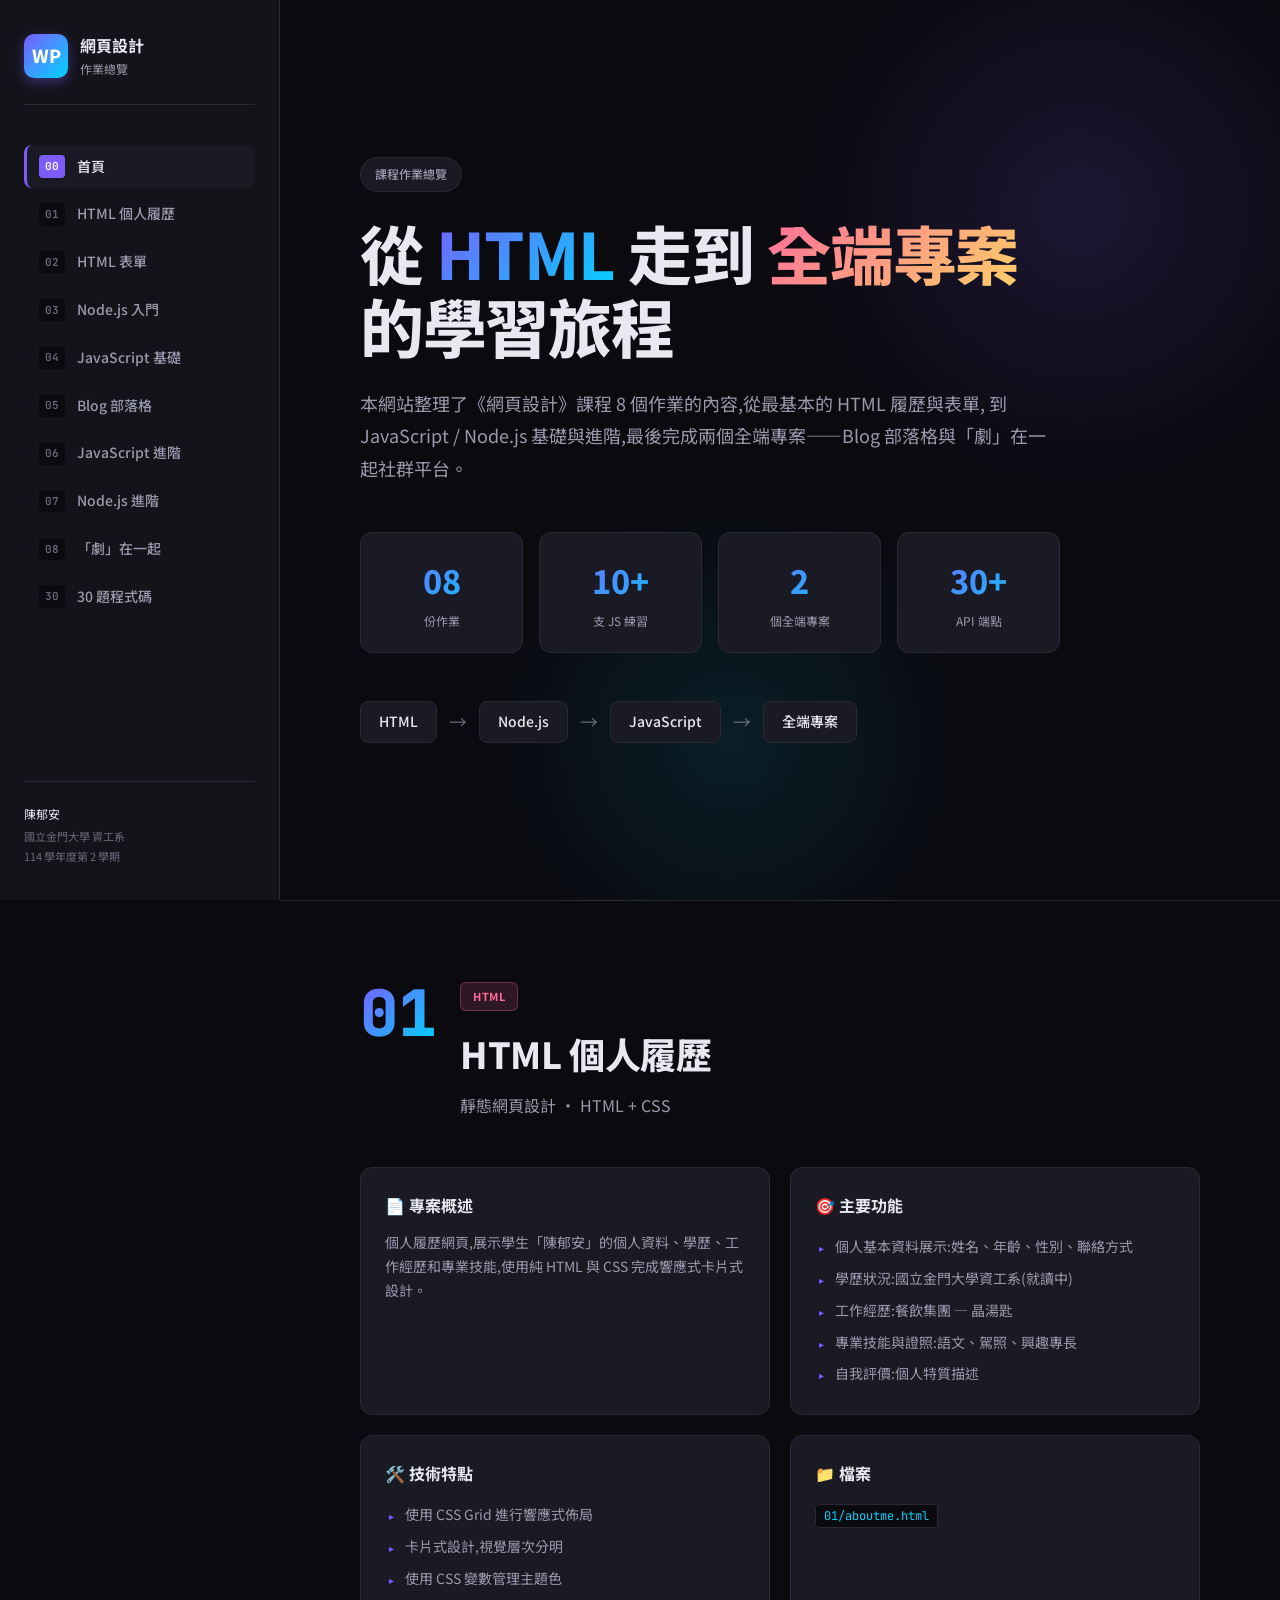
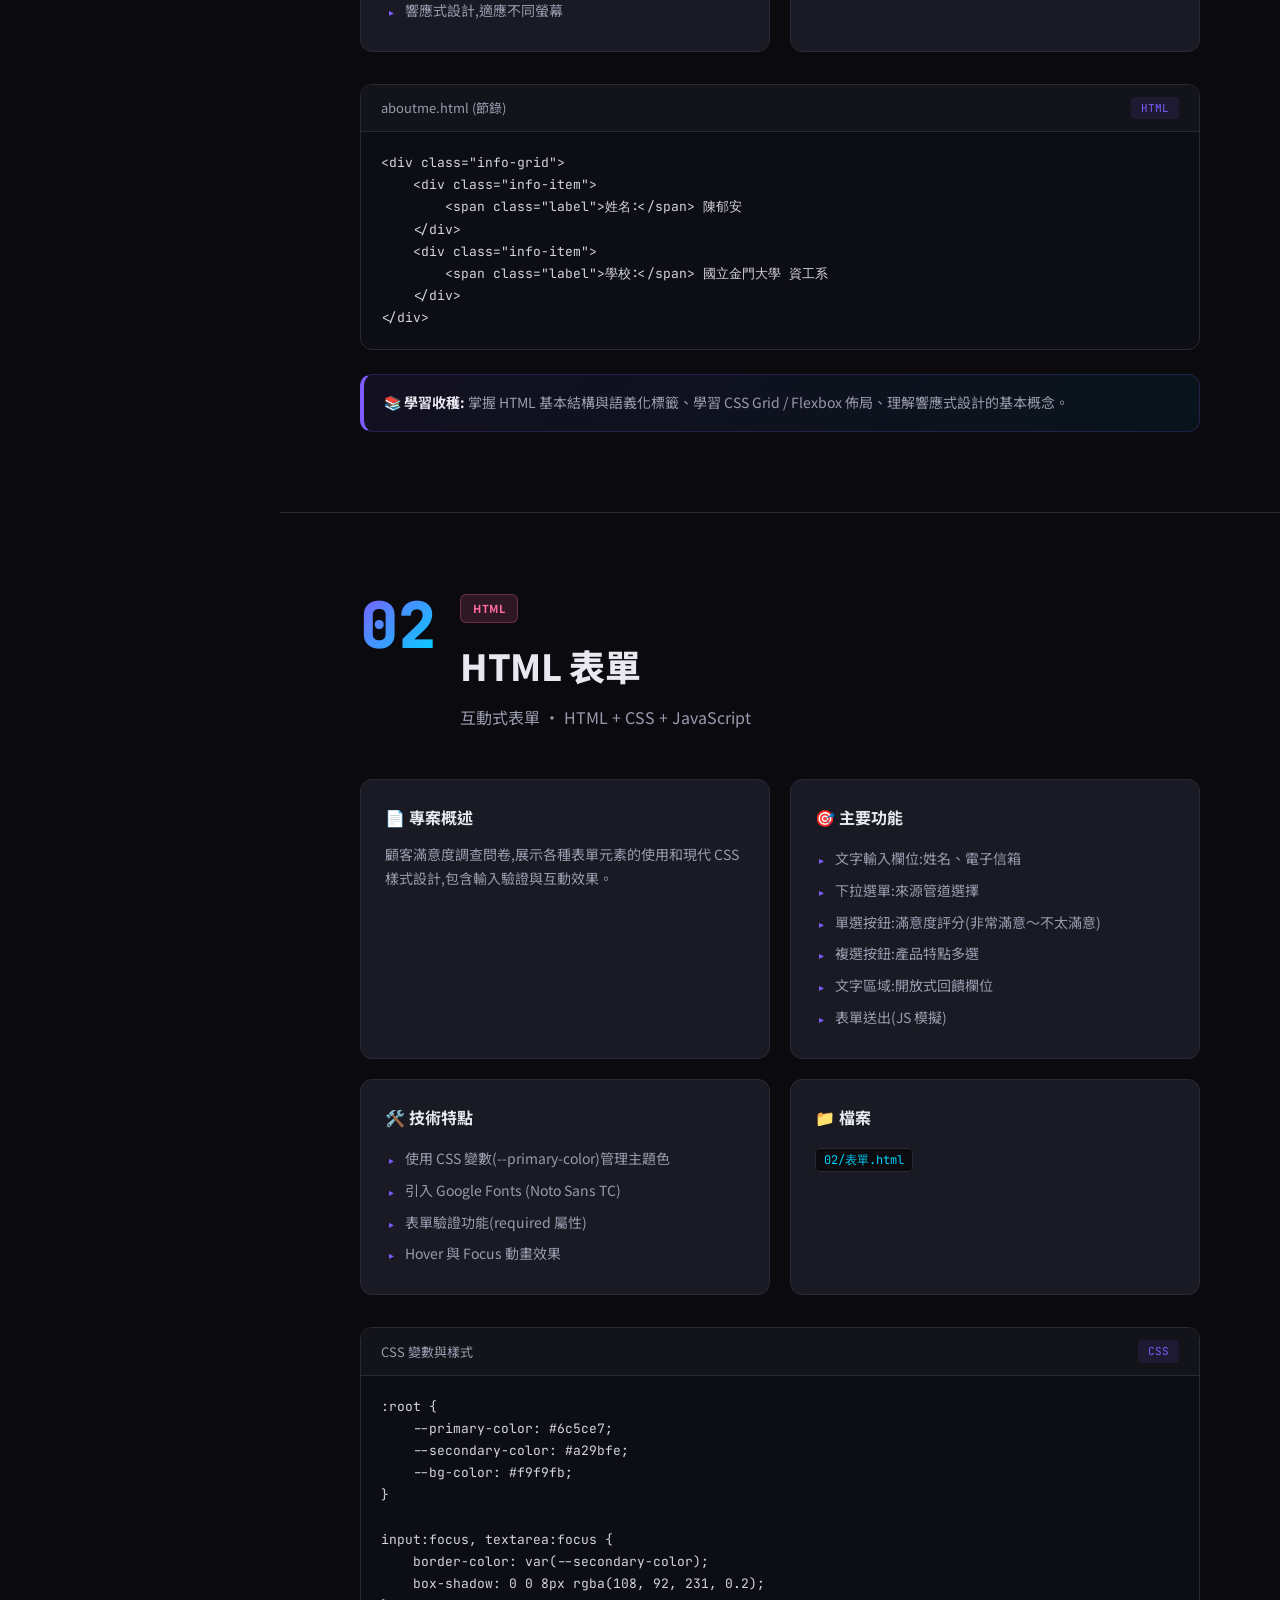
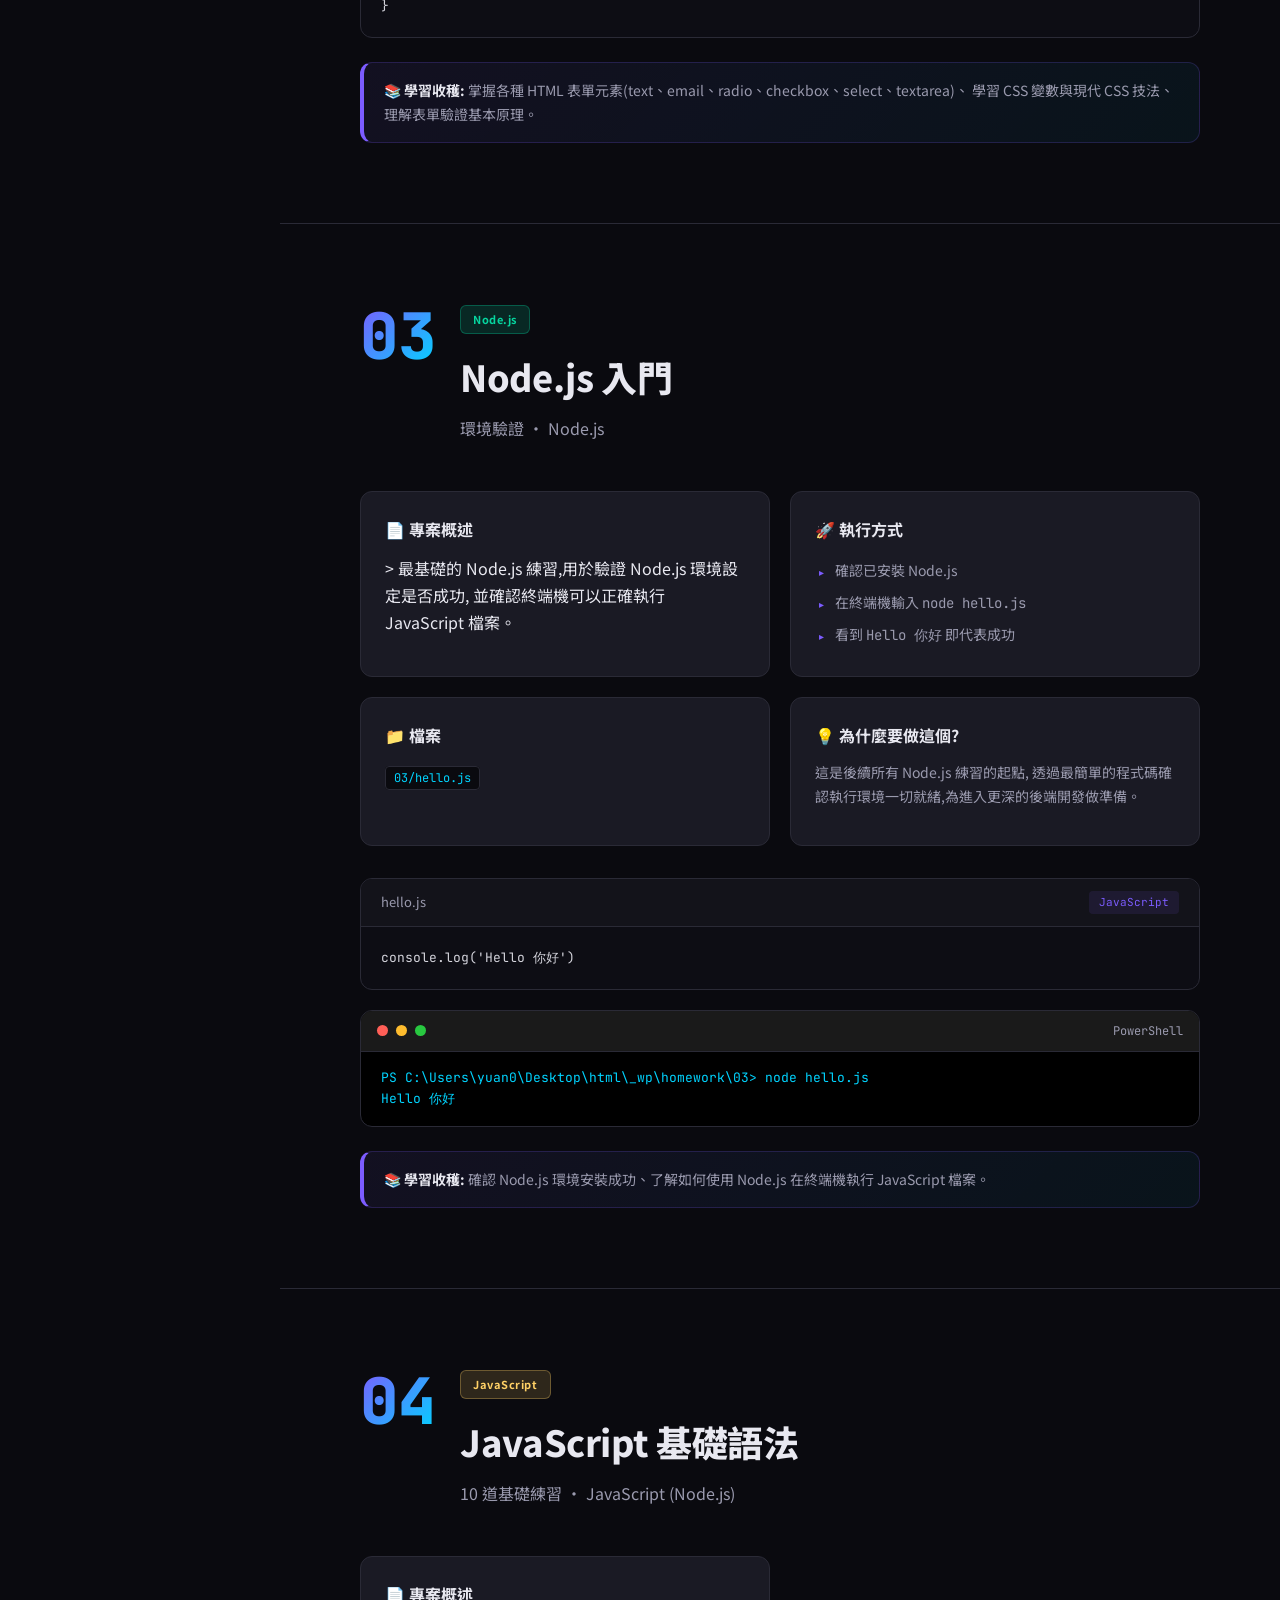
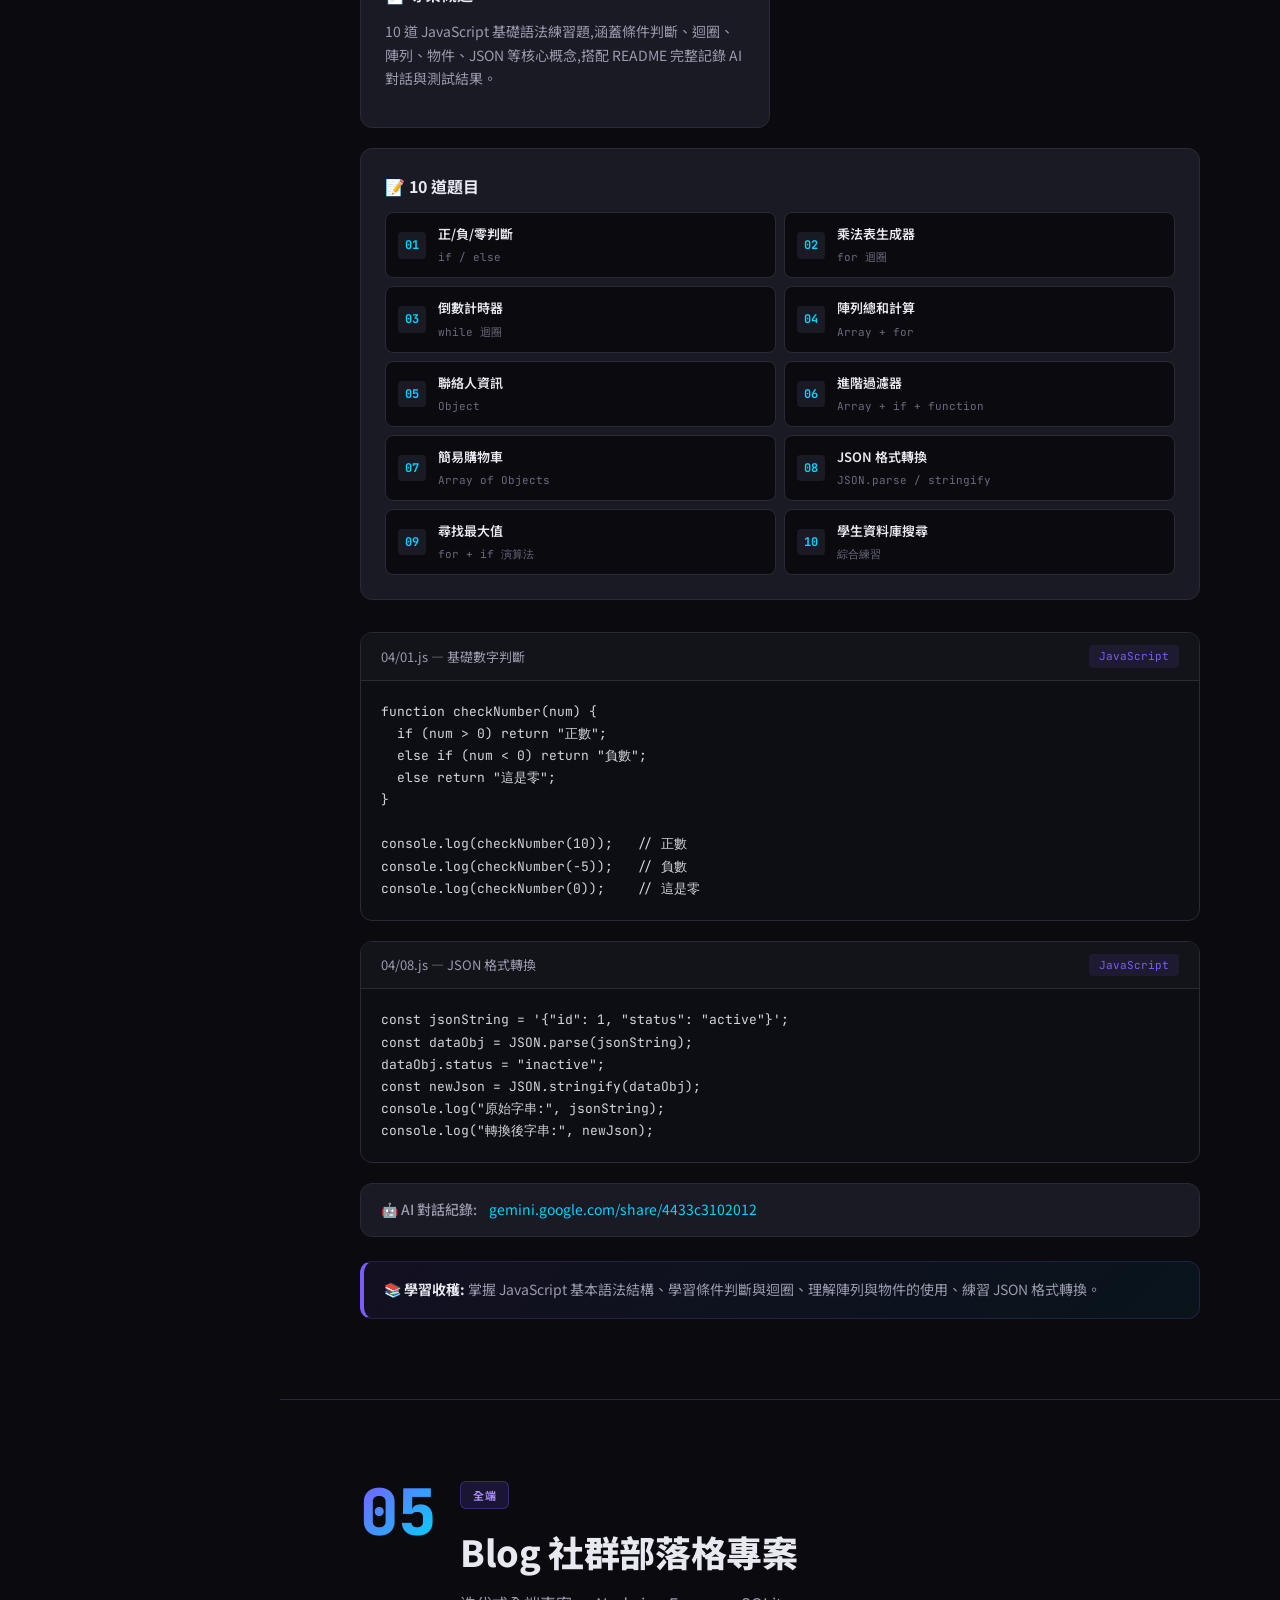
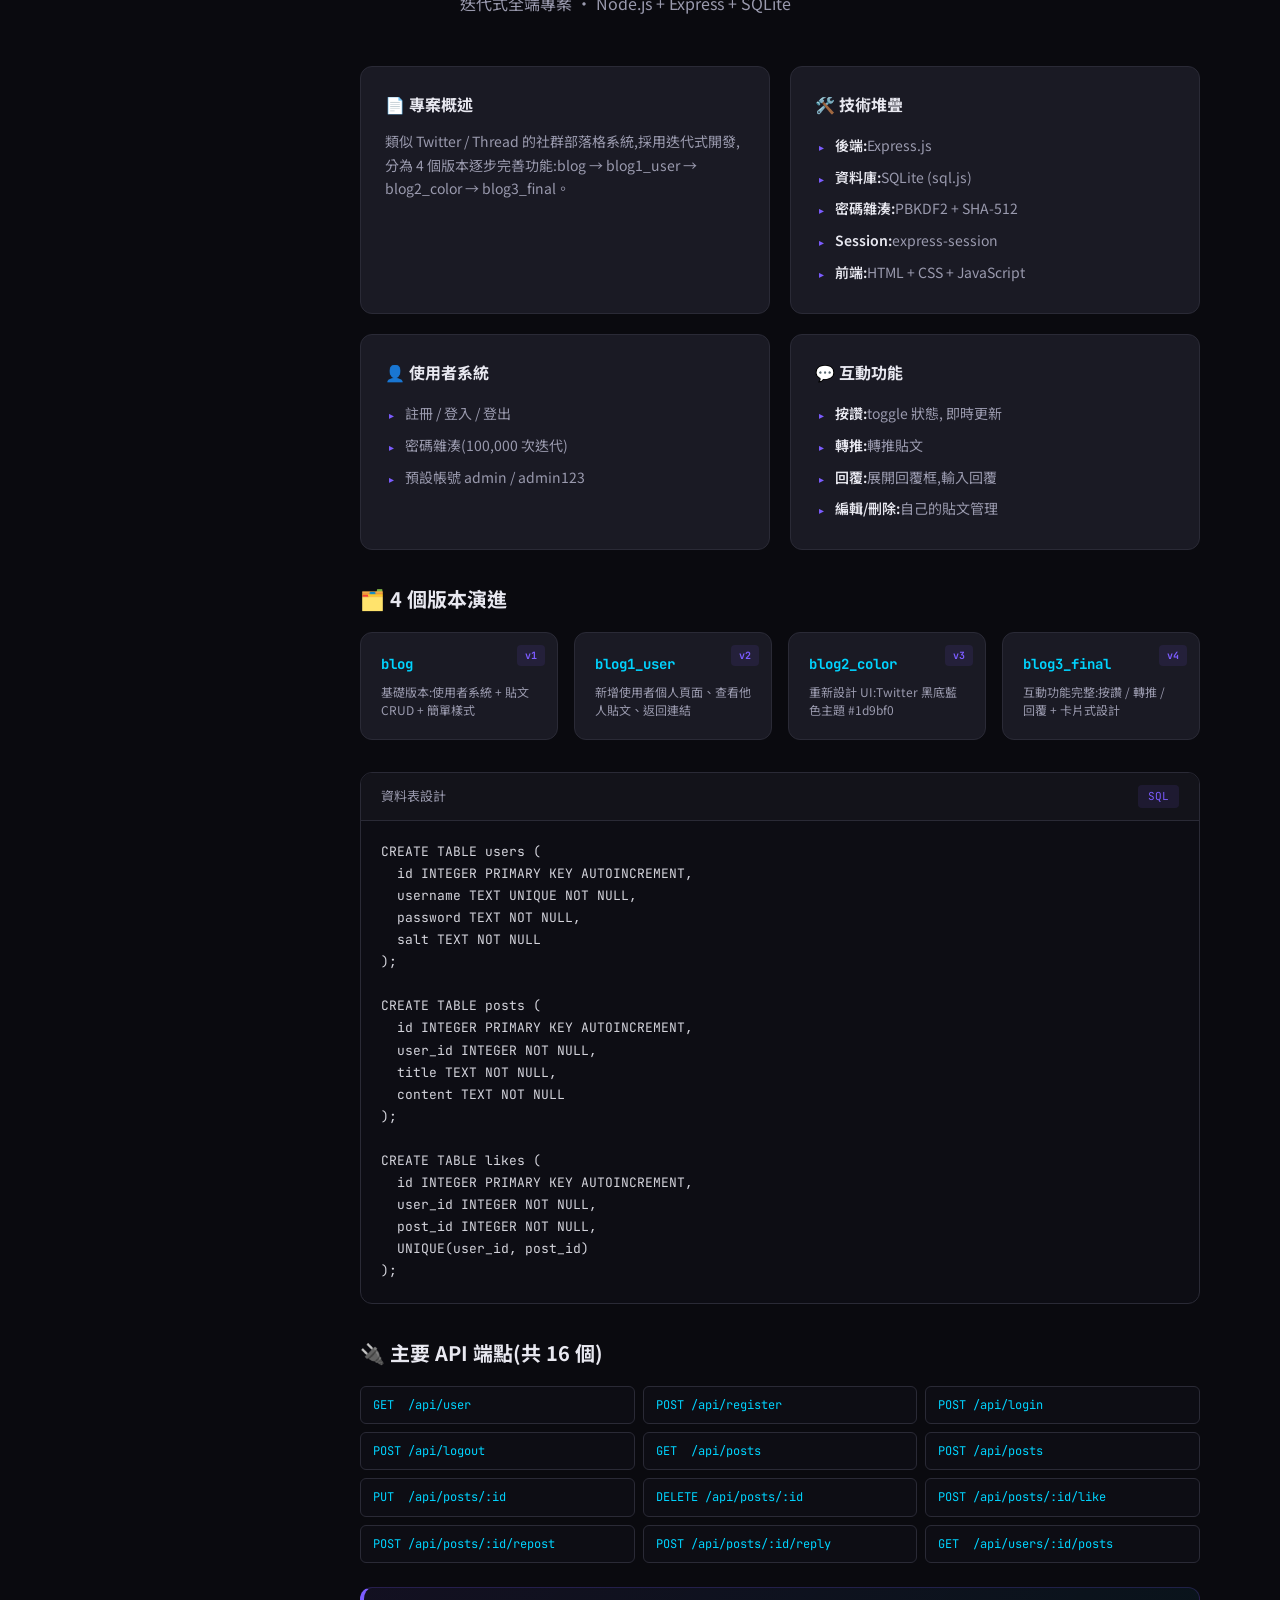
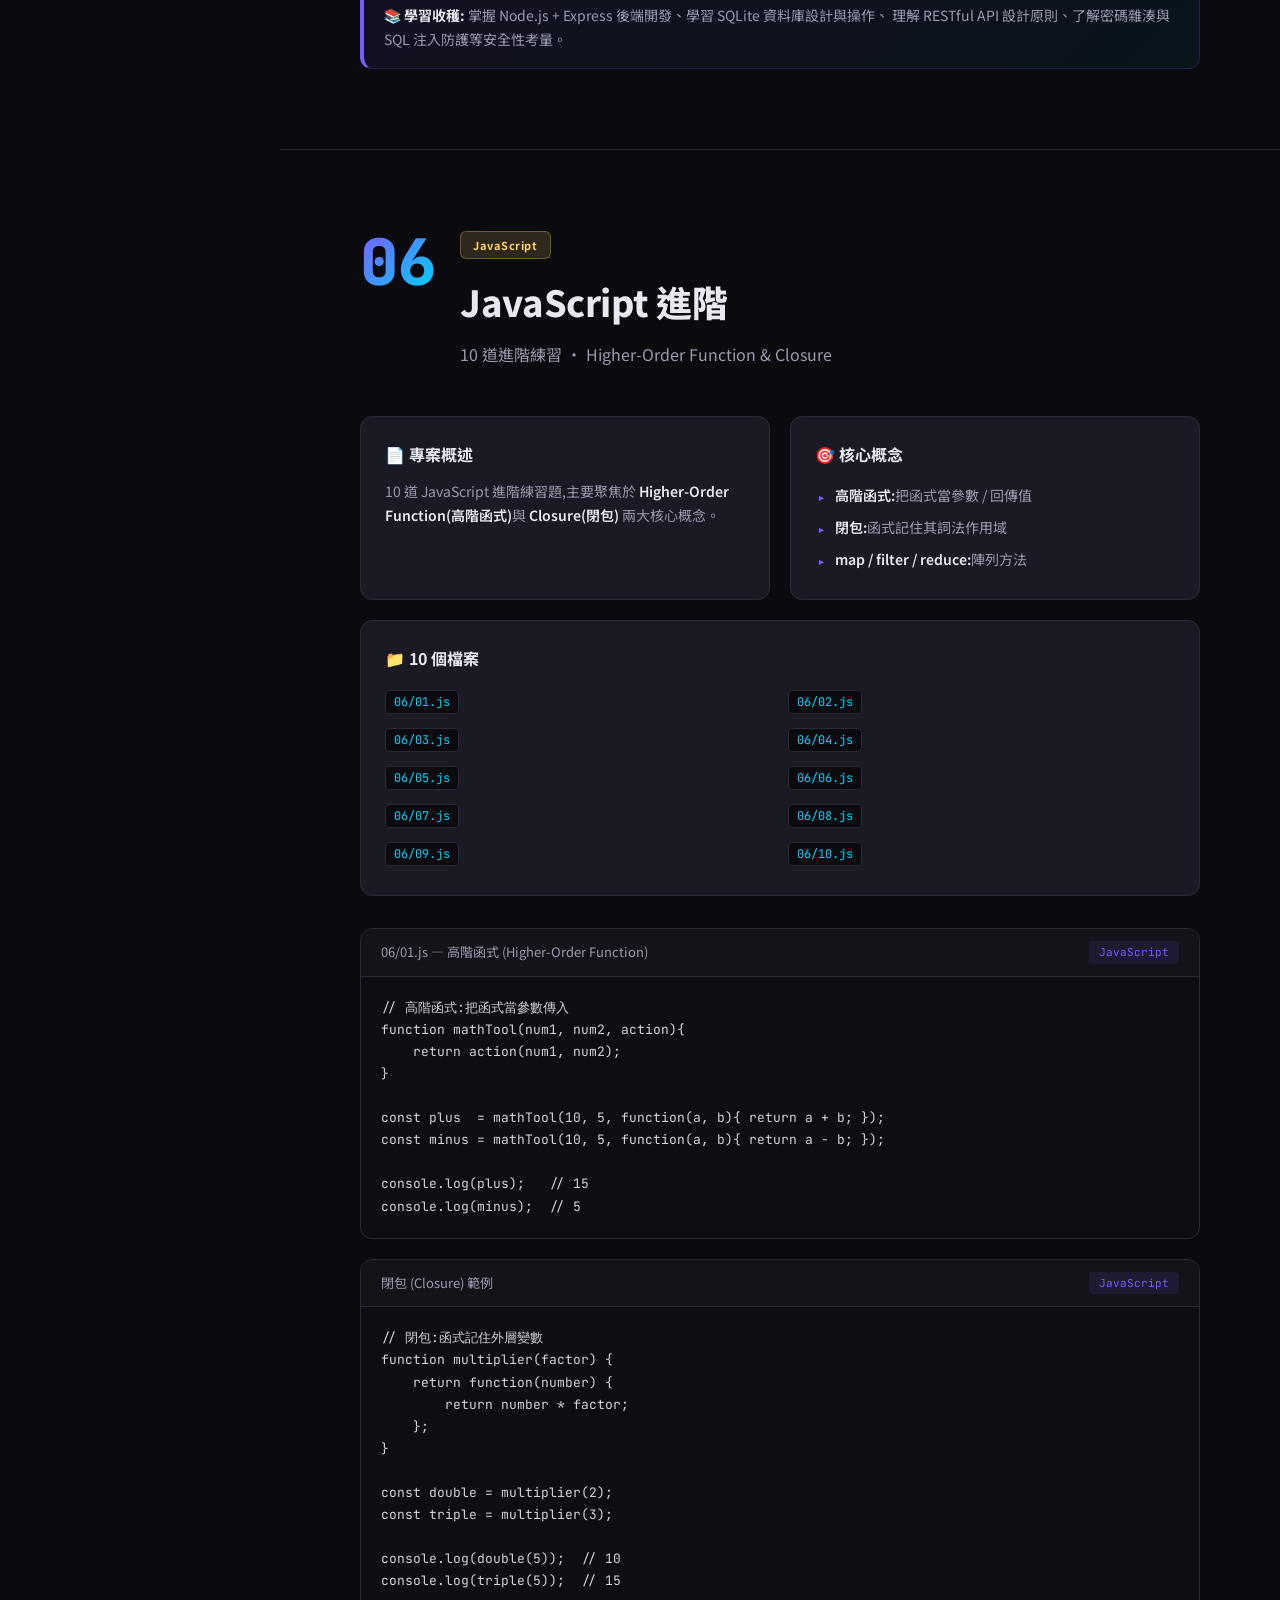
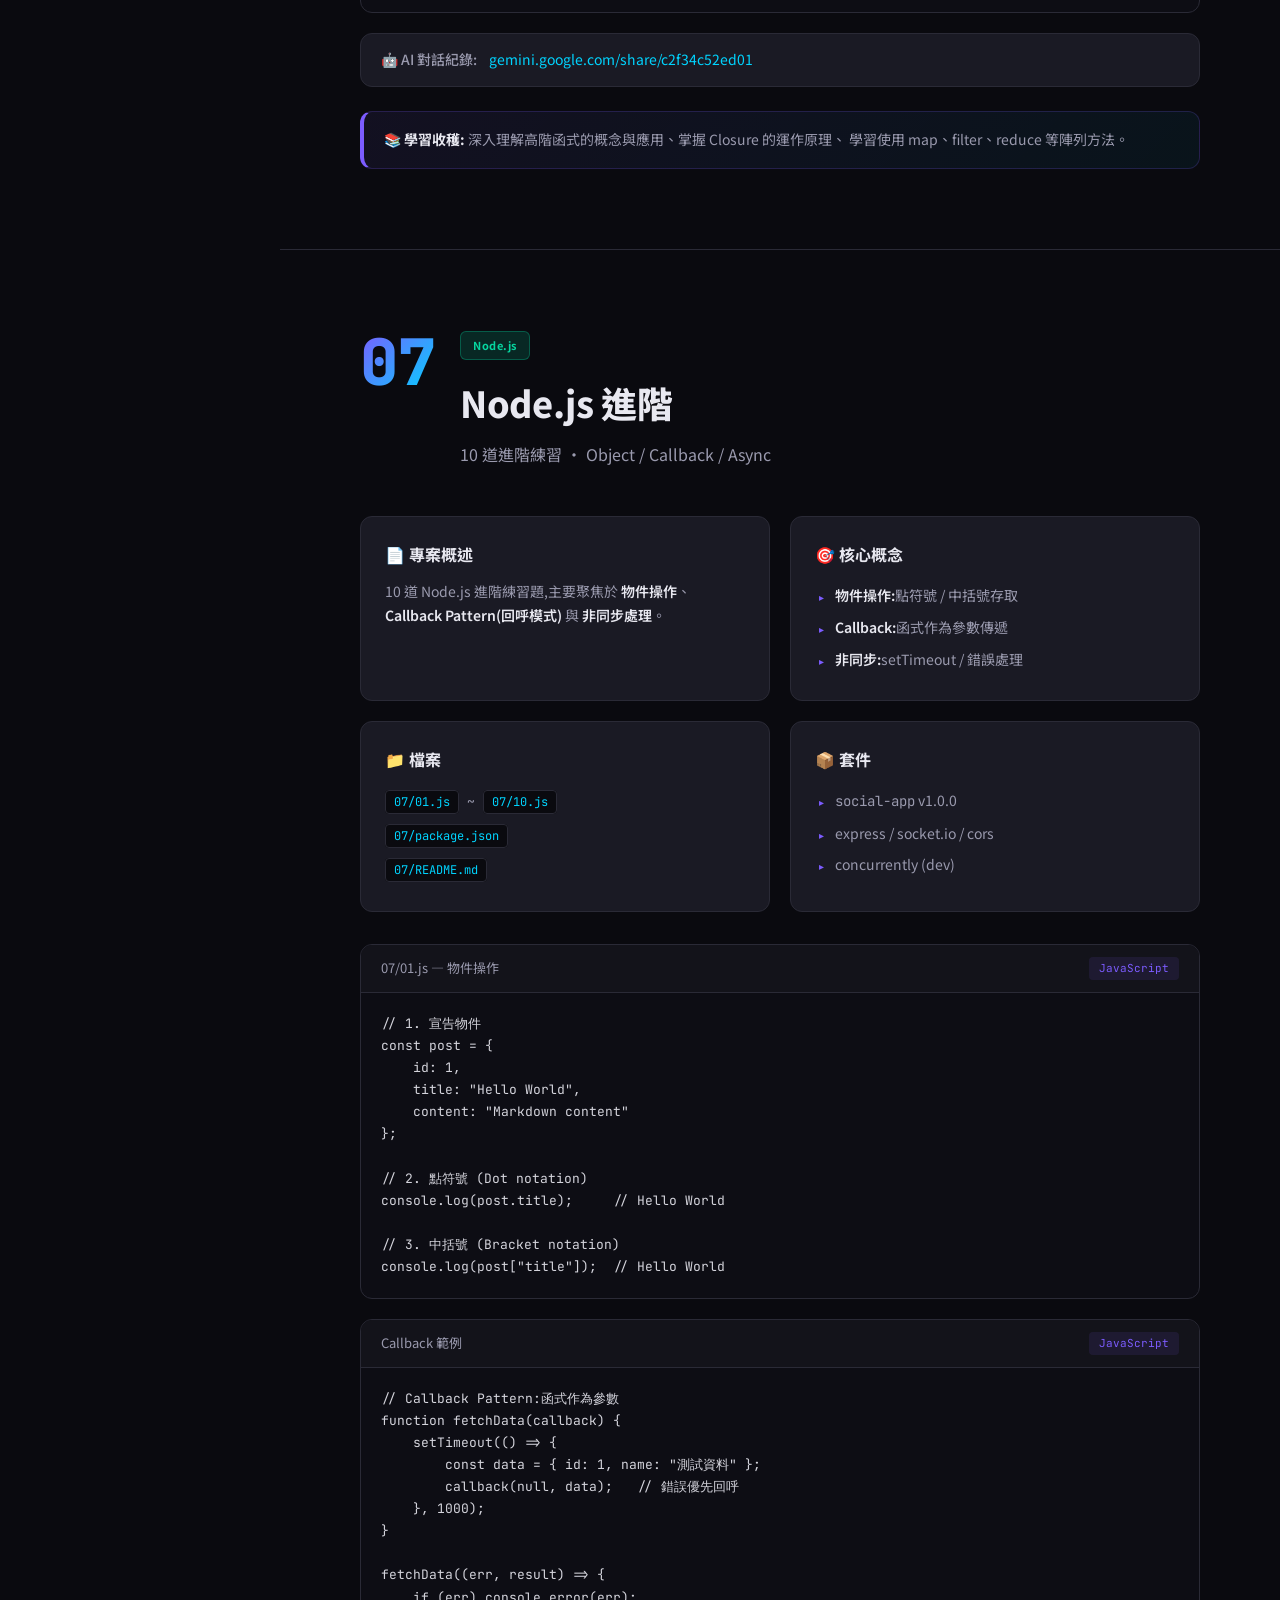
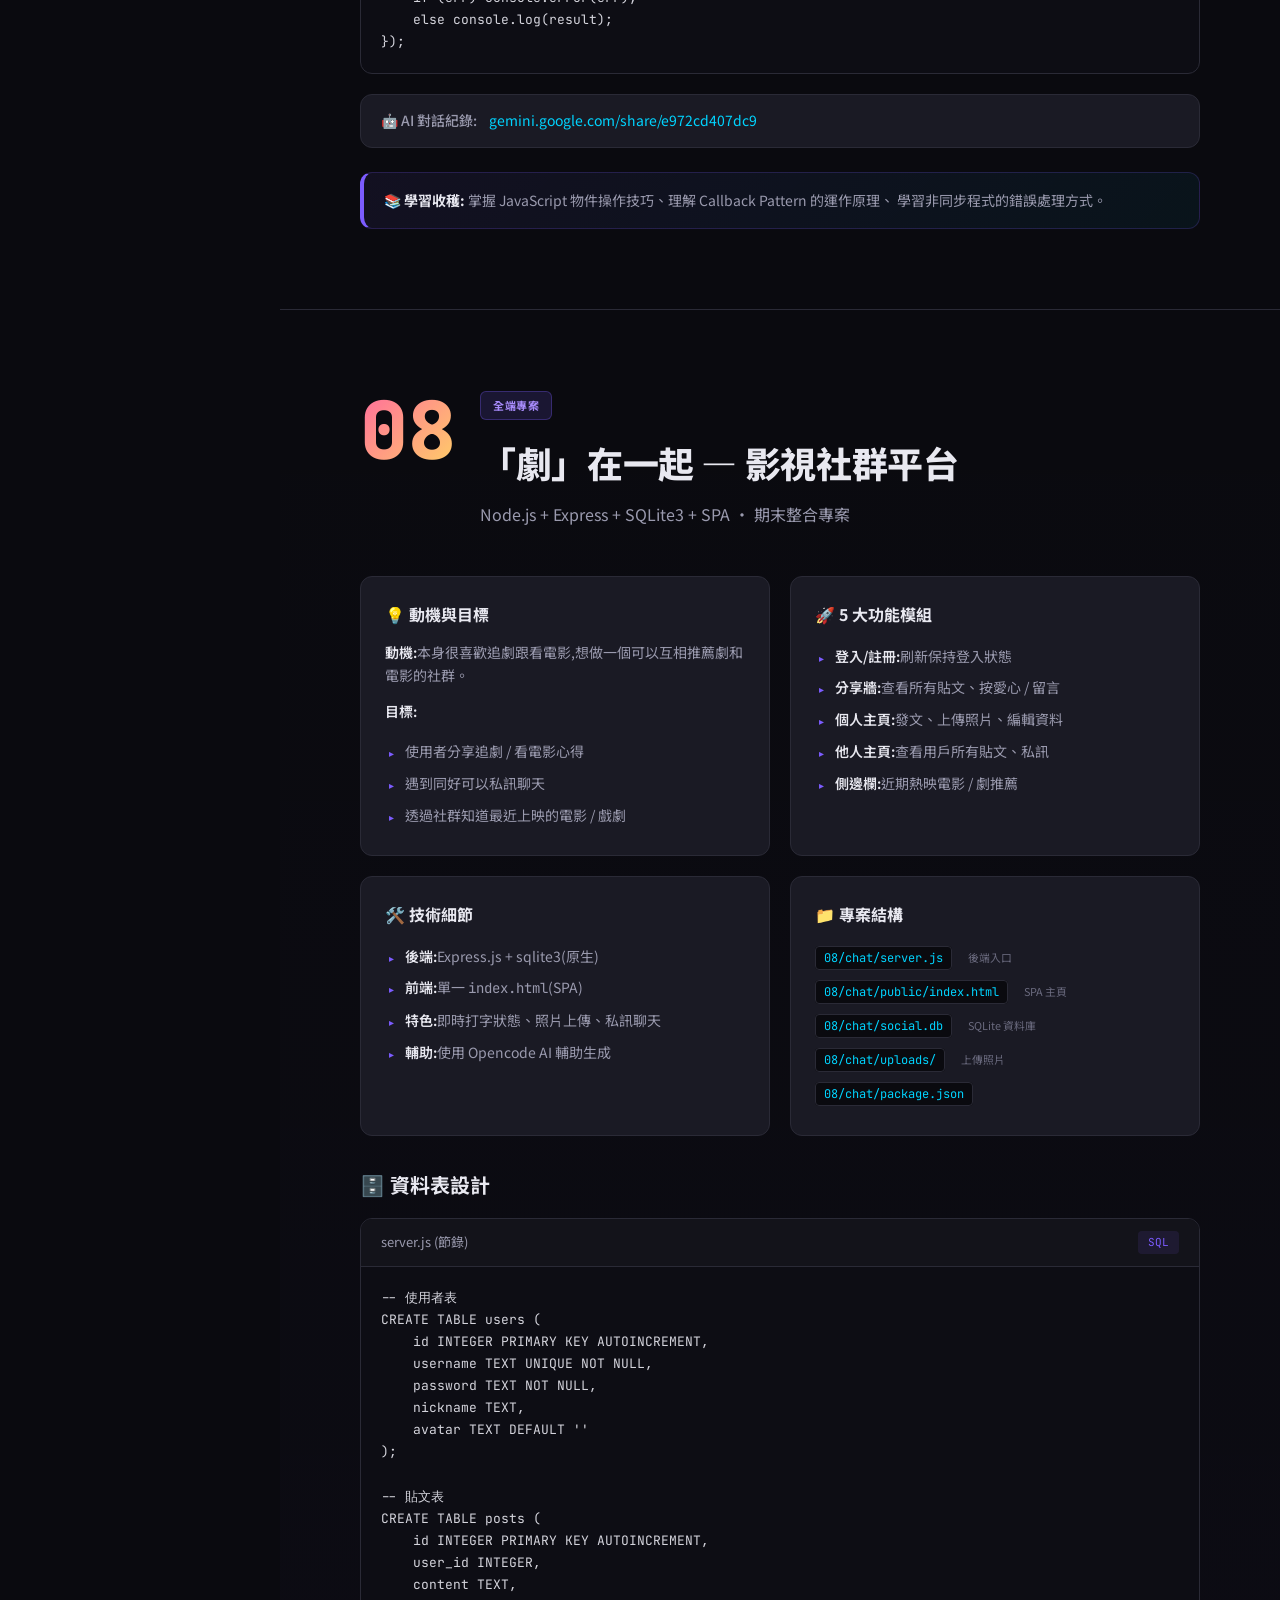
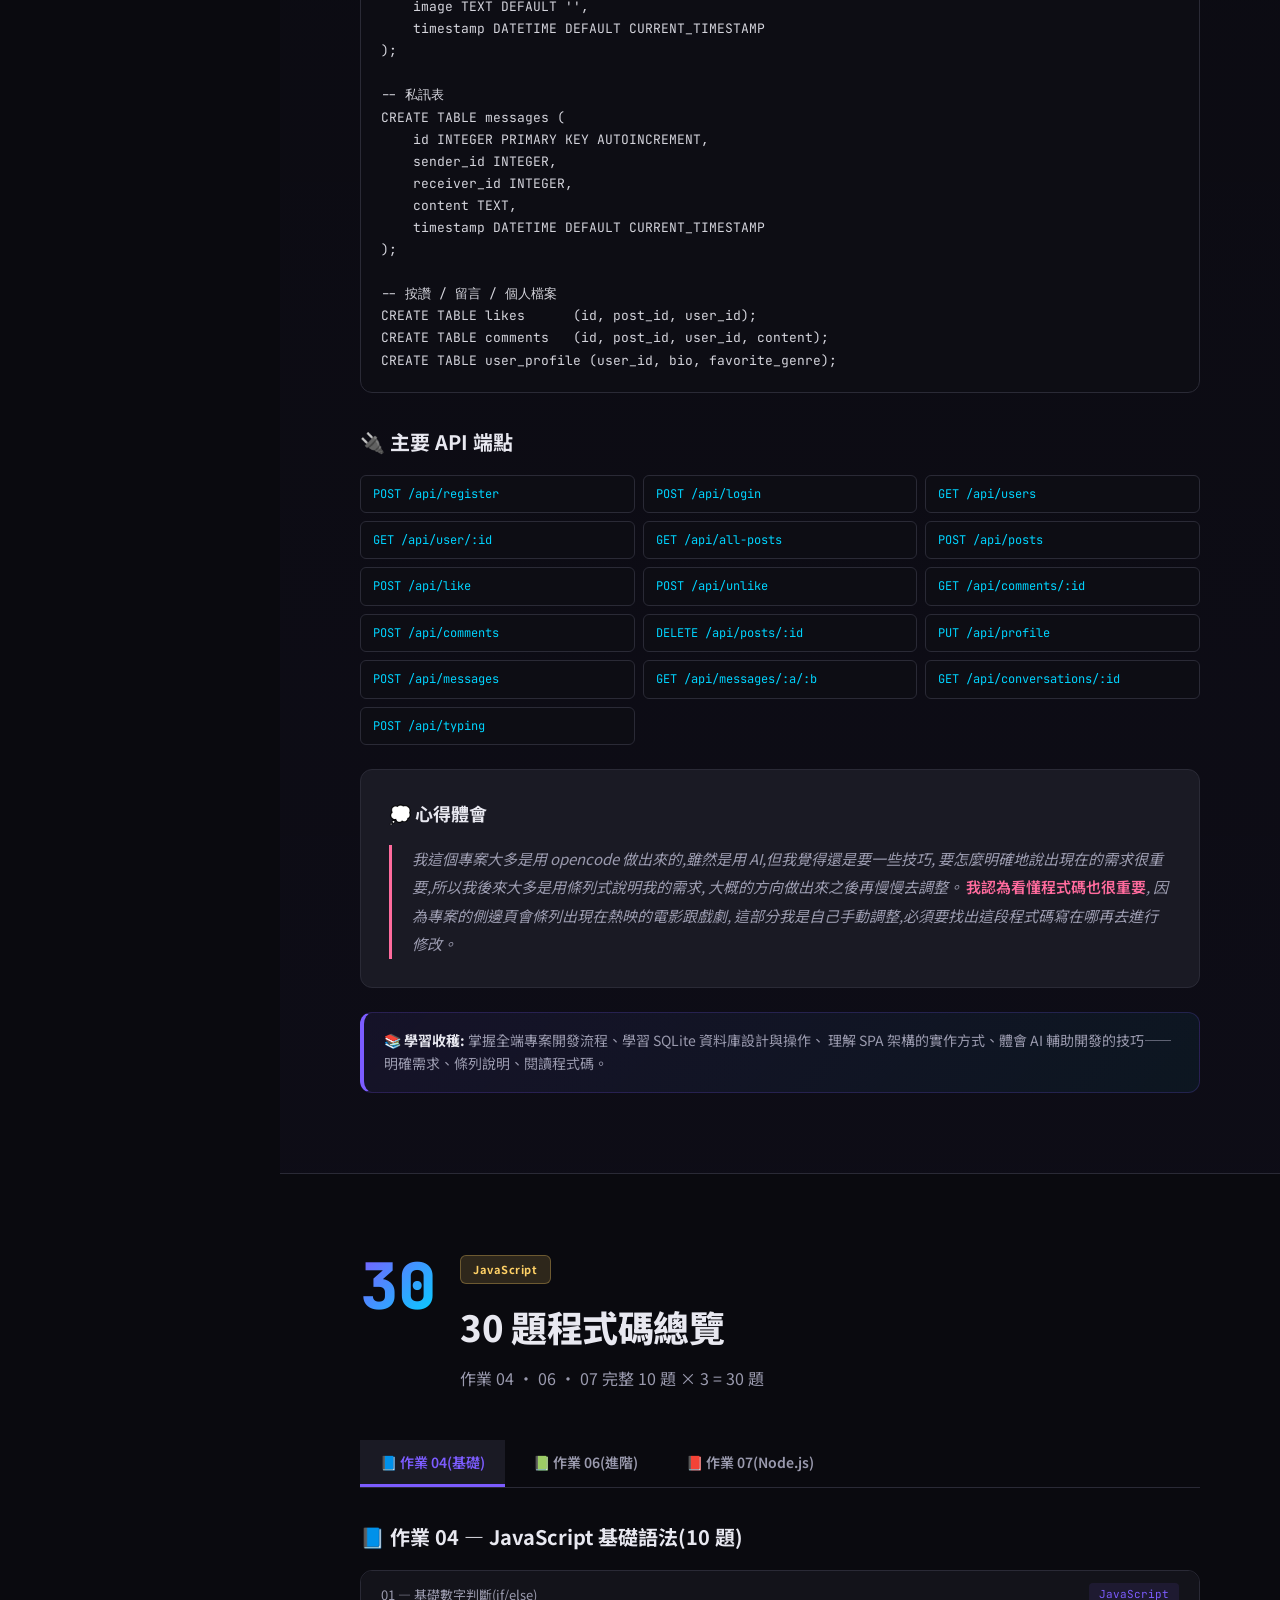
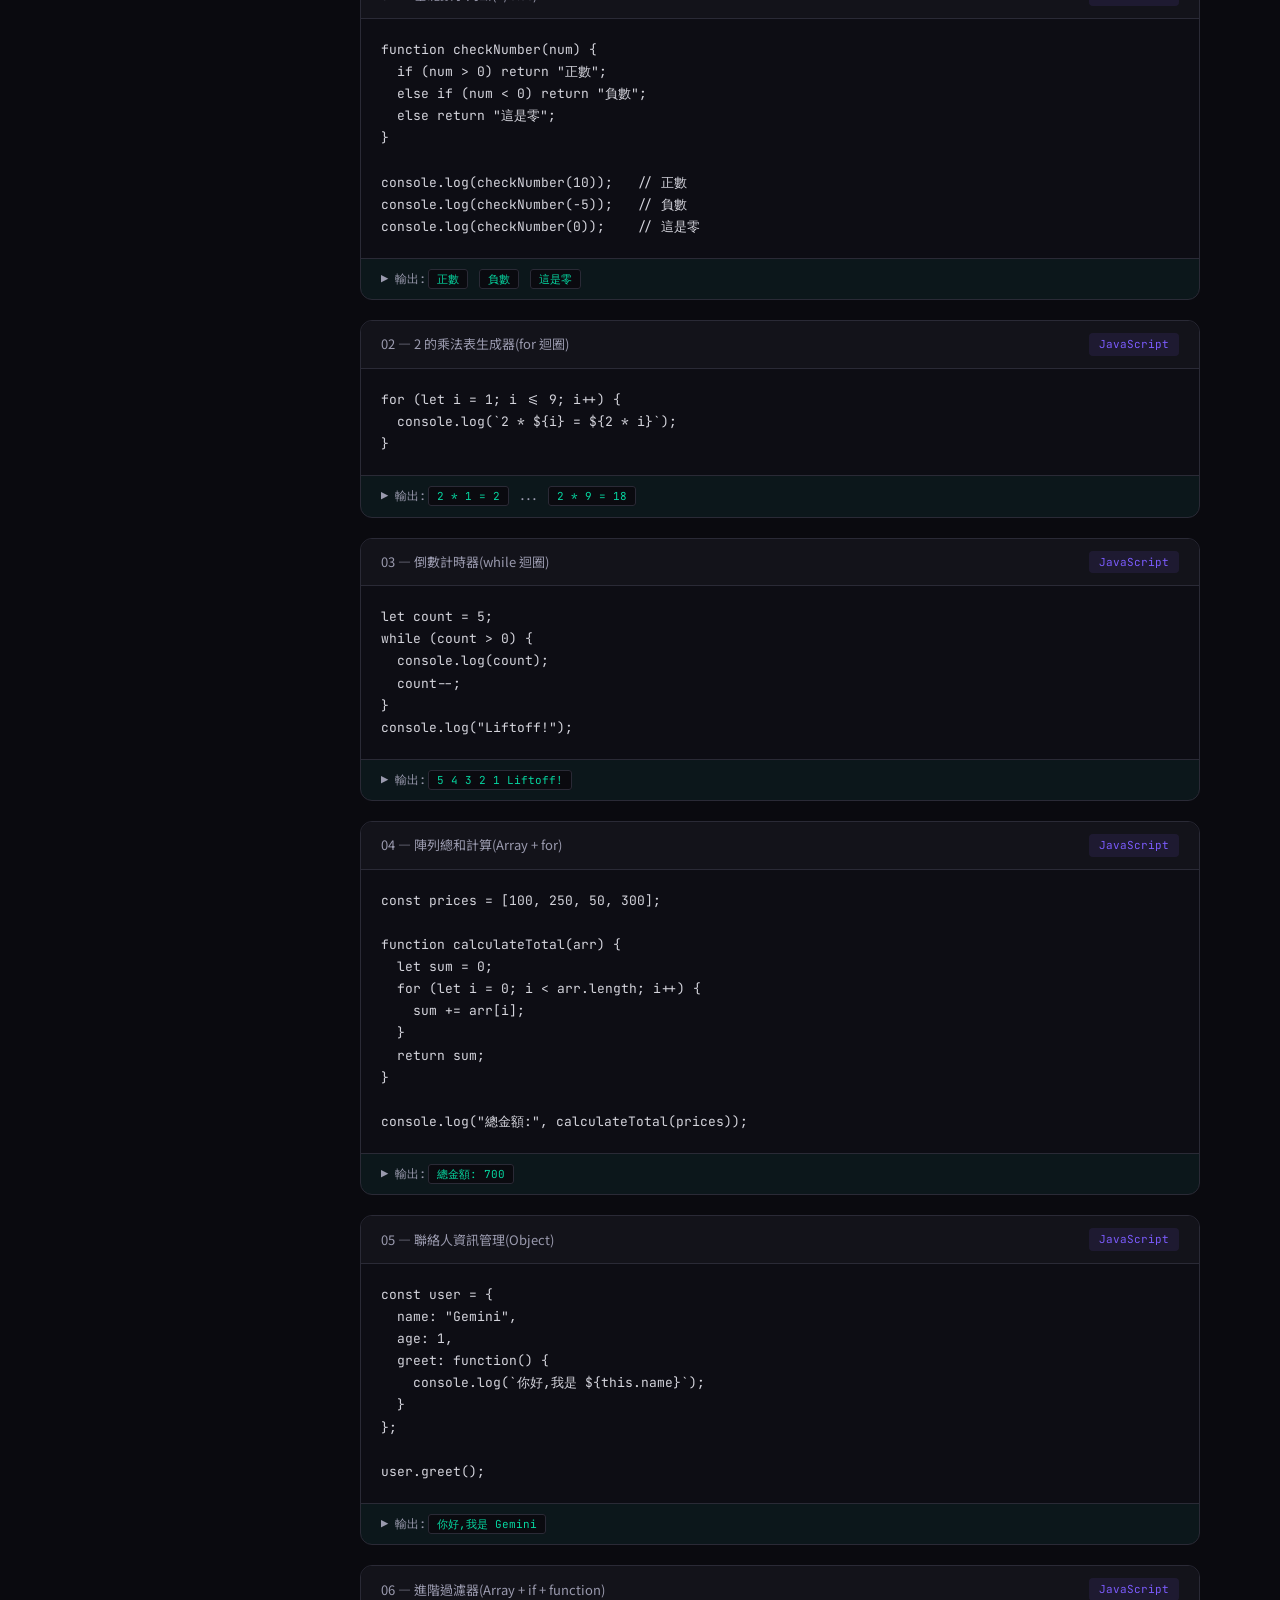
<file: homework/site/index.html>
<!DOCTYPE html>
<html lang="zh-Hant">
<head>
    <meta charset="UTF-8">
    <meta name="viewport" content="width=device-width, initial-scale=1.0">
    <title>網頁設計作業總覽｜陳郁安</title>
    <meta name="description" content="國立金門大學資工系 114 學年度第 2 學期《網頁設計》課程作業總覽,涵蓋 HTML、CSS、JavaScript、Node.js 與全端專案開發。">
    <link rel="preconnect" href="https://fonts.googleapis.com">
    <link rel="preconnect" href="https://fonts.gstatic.com" crossorigin>
    <link href="https://fonts.googleapis.com/css2?family=Inter:wght@300;400;500;600;700;800&family=JetBrains+Mono:wght@400;500;600&family=Noto+Sans+TC:wght@300;400;500;700;900&display=swap" rel="stylesheet">
    <link rel="stylesheet" href="style.css">
</head>
<body>
    <!-- 側邊導覽列 -->
    <aside class="sidebar" id="sidebar">
        <div class="sidebar-header">
            <div class="logo">WP</div>
            <div class="logo-text">
                <span class="logo-title">網頁設計</span>
                <span class="logo-sub">作業總覽</span>
            </div>
        </div>
        <nav class="nav">
            <a href="#home" class="nav-link active">
                <span class="nav-num">00</span>
                <span class="nav-text">首頁</span>
            </a>
            <a href="#hw01" class="nav-link">
                <span class="nav-num">01</span>
                <span class="nav-text">HTML 個人履歷</span>
            </a>
            <a href="#hw02" class="nav-link">
                <span class="nav-num">02</span>
                <span class="nav-text">HTML 表單</span>
            </a>
            <a href="#hw03" class="nav-link">
                <span class="nav-num">03</span>
                <span class="nav-text">Node.js 入門</span>
            </a>
            <a href="#hw04" class="nav-link">
                <span class="nav-num">04</span>
                <span class="nav-text">JavaScript 基礎</span>
            </a>
            <a href="#hw05" class="nav-link">
                <span class="nav-num">05</span>
                <span class="nav-text">Blog 部落格</span>
            </a>
            <a href="#hw06" class="nav-link">
                <span class="nav-num">06</span>
                <span class="nav-text">JavaScript 進階</span>
            </a>
            <a href="#hw07" class="nav-link">
                <span class="nav-num">07</span>
                <span class="nav-text">Node.js 進階</span>
            </a>
            <a href="#hw08" class="nav-link">
                <span class="nav-num">08</span>
                <span class="nav-text">「劇」在一起</span>
            </a>
            <a href="#code30" class="nav-link">
                <span class="nav-num">30</span>
                <span class="nav-text">30 題程式碼</span>
            </a>
        </nav>
        <div class="sidebar-footer">
            <p>陳郁安</p>
            <p class="muted">國立金門大學 資工系</p>
            <p class="muted">114 學年度第 2 學期</p>
        </div>
    </aside>

    <!-- 手機版選單按鈕 -->
    <button class="menu-toggle" id="menuToggle" aria-label="切換選單">
        <span></span><span></span><span></span>
    </button>

    <!-- 主要內容 -->
    <main class="main">
        <!-- Hero -->
        <section id="home" class="hero">
            <div class="hero-inner">
                <span class="hero-badge">課程作業總覽</span>
                <h1 class="hero-title">
                    從 <span class="grad-1">HTML</span> 走到 <span class="grad-2">全端專案</span><br>
                    的學習旅程
                </h1>
                <p class="hero-desc">
                    本網站整理了《網頁設計》課程 8 個作業的內容,從最基本的 HTML 履歷與表單,
                    到 JavaScript / Node.js 基礎與進階,最後完成兩個全端專案——Blog 部落格與「劇」在一起社群平台。
                </p>
                <div class="hero-meta">
                    <div class="meta-item">
                        <span class="meta-num">08</span>
                        <span class="meta-label">份作業</span>
                    </div>
                    <div class="meta-item">
                        <span class="meta-num">10+</span>
                        <span class="meta-label">支 JS 練習</span>
                    </div>
                    <div class="meta-item">
                        <span class="meta-num">2</span>
                        <span class="meta-label">個全端專案</span>
                    </div>
                    <div class="meta-item">
                        <span class="meta-num">30+</span>
                        <span class="meta-label">API 端點</span>
                    </div>
                </div>
                <div class="hero-path">
                    <span class="path-step">HTML</span>
                    <span class="path-arrow">→</span>
                    <span class="path-step">Node.js</span>
                    <span class="path-arrow">→</span>
                    <span class="path-step">JavaScript</span>
                    <span class="path-arrow">→</span>
                    <span class="path-step">全端專案</span>
                </div>
            </div>
        </section>

        <!-- ========== 01 ========== -->
        <section id="hw01" class="hw-section">
            <div class="hw-header">
                <div class="hw-num">01</div>
                <div class="hw-titles">
                    <span class="hw-tag tag-html">HTML</span>
                    <h2>HTML 個人履歷</h2>
                    <p class="hw-sub">靜態網頁設計 ・ HTML + CSS</p>
                </div>
            </div>

            <div class="hw-grid">
                <div class="card">
                    <h3>📄 專案概述</h3>
                    <p>個人履歷網頁,展示學生「陳郁安」的個人資料、學歷、工作經歷和專業技能,使用純 HTML 與 CSS 完成響應式卡片式設計。</p>
                </div>
                <div class="card">
                    <h3>🎯 主要功能</h3>
                    <ul>
                        <li>個人基本資料展示:姓名、年齡、性別、聯絡方式</li>
                        <li>學歷狀況:國立金門大學資工系(就讀中)</li>
                        <li>工作經歷:餐飲集團 — 晶湯匙</li>
                        <li>專業技能與證照:語文、駕照、興趣專長</li>
                        <li>自我評價:個人特質描述</li>
                    </ul>
                </div>
                <div class="card">
                    <h3>🛠️ 技術特點</h3>
                    <ul>
                        <li>使用 CSS Grid 進行響應式佈局</li>
                        <li>卡片式設計,視覺層次分明</li>
                        <li>使用 CSS 變數管理主題色</li>
                        <li>響應式設計,適應不同螢幕</li>
                    </ul>
                </div>
                <div class="card">
                    <h3>📁 檔案</h3>
                    <ul class="file-list">
                        <li><code>01/aboutme.html</code></li>
                    </ul>
                </div>
            </div>

            <div class="code-block">
                <div class="code-head">
                    <span>aboutme.html (節錄)</span>
                    <span class="code-lang">HTML</span>
                </div>
<pre><code>&lt;div class="info-grid"&gt;
    &lt;div class="info-item"&gt;
        &lt;span class="label"&gt;姓名:&lt;/span&gt; 陳郁安
    &lt;/div&gt;
    &lt;div class="info-item"&gt;
        &lt;span class="label"&gt;學校:&lt;/span&gt; 國立金門大學 資工系
    &lt;/div&gt;
&lt;/div&gt;</code></pre>
            </div>

            <div class="learn-box">
                <strong>📚 學習收穫:</strong>
                掌握 HTML 基本結構與語義化標籤、學習 CSS Grid / Flexbox 佈局、理解響應式設計的基本概念。
            </div>
        </section>

        <!-- ========== 02 ========== -->
        <section id="hw02" class="hw-section">
            <div class="hw-header">
                <div class="hw-num">02</div>
                <div class="hw-titles">
                    <span class="hw-tag tag-html">HTML</span>
                    <h2>HTML 表單</h2>
                    <p class="hw-sub">互動式表單 ・ HTML + CSS + JavaScript</p>
                </div>
            </div>

            <div class="hw-grid">
                <div class="card">
                    <h3>📄 專案概述</h3>
                    <p>顧客滿意度調查問卷,展示各種表單元素的使用和現代 CSS 樣式設計,包含輸入驗證與互動效果。</p>
                </div>
                <div class="card">
                    <h3>🎯 主要功能</h3>
                    <ul>
                        <li>文字輸入欄位:姓名、電子信箱</li>
                        <li>下拉選單:來源管道選擇</li>
                        <li>單選按鈕:滿意度評分(非常滿意～不太滿意)</li>
                        <li>複選按鈕:產品特點多選</li>
                        <li>文字區域:開放式回饋欄位</li>
                        <li>表單送出(JS 模擬)</li>
                    </ul>
                </div>
                <div class="card">
                    <h3>🛠️ 技術特點</h3>
                    <ul>
                        <li>使用 CSS 變數(--primary-color)管理主題色</li>
                        <li>引入 Google Fonts (Noto Sans TC)</li>
                        <li>表單驗證功能(required 屬性)</li>
                        <li>Hover 與 Focus 動畫效果</li>
                    </ul>
                </div>
                <div class="card">
                    <h3>📁 檔案</h3>
                    <ul class="file-list">
                        <li><code>02/表單.html</code></li>
                    </ul>
                </div>
            </div>

            <div class="code-block">
                <div class="code-head">
                    <span>CSS 變數與樣式</span>
                    <span class="code-lang">CSS</span>
                </div>
<pre><code>:root {
    --primary-color: #6c5ce7;
    --secondary-color: #a29bfe;
    --bg-color: #f9f9fb;
}

input:focus, textarea:focus {
    border-color: var(--secondary-color);
    box-shadow: 0 0 8px rgba(108, 92, 231, 0.2);
}</code></pre>
            </div>

            <div class="learn-box">
                <strong>📚 學習收穫:</strong>
                掌握各種 HTML 表單元素(text、email、radio、checkbox、select、textarea)、
                學習 CSS 變數與現代 CSS 技法、理解表單驗證基本原理。
            </div>
        </section>

        <!-- ========== 03 ========== -->
        <section id="hw03" class="hw-section">
            <div class="hw-header">
                <div class="hw-num">03</div>
                <div class="hw-titles">
                    <span class="hw-tag tag-node">Node.js</span>
                    <h2>Node.js 入門</h2>
                    <p class="hw-sub">環境驗證 ・ Node.js</p>
                </div>
            </div>

            <div class="hw-grid">
                <div class="card">
                    <h3>📄 專案概述</h3>
                   > 最基礎的 Node.js 練習,用於驗證 Node.js 環境設定是否成功,
                    並確認終端機可以正確執行 JavaScript 檔案。
                </div>
                <div class="card">
                    <h3>🚀 執行方式</h3>
                    <ul>
                        <li>確認已安裝 Node.js</li>
                        <li>在終端機輸入 <code>node hello.js</code></li>
                        <li>看到 <code>Hello 你好</code> 即代表成功</li>
                    </ul>
                </div>
                <div class="card">
                    <h3>📁 檔案</h3>
                    <ul class="file-list">
                        <li><code>03/hello.js</code></li>
                    </ul>
                </div>
                <div class="card">
                    <h3>💡 為什麼要做這個?</h3>
                    <p>這是後續所有 Node.js 練習的起點,
                    透過最簡單的程式碼確認執行環境一切就緒,為進入更深的後端開發做準備。</p>
                </div>
            </div>

            <div class="code-block">
                <div class="code-head">
                    <span>hello.js</span>
                    <span class="code-lang">JavaScript</span>
                </div>
<pre><code>console.log('Hello 你好')</code></pre>
            </div>

            <div class="terminal">
                <div class="terminal-head">
                    <span class="dot red"></span>
                    <span class="dot yellow"></span>
                    <span class="dot green"></span>
                    <span class="terminal-title">PowerShell</span>
                </div>
                <pre><code>PS C:\Users\yuan0\Desktop\html\_wp\homework\03&gt; node hello.js
Hello 你好</code></pre>
            </div>

            <div class="learn-box">
                <strong>📚 學習收穫:</strong>
                確認 Node.js 環境安裝成功、了解如何使用 Node.js 在終端機執行 JavaScript 檔案。
            </div>
        </section>

        <!-- ========== 04 ========== -->
        <section id="hw04" class="hw-section">
            <div class="hw-header">
                <div class="hw-num">04</div>
                <div class="hw-titles">
                    <span class="hw-tag tag-js">JavaScript</span>
                    <h2>JavaScript 基礎語法</h2>
                    <p class="hw-sub">10 道基礎練習 ・ JavaScript (Node.js)</p>
                </div>
            </div>

            <div class="hw-grid">
                <div class="card">
                    <h3>📄 專案概述</h3>
                    <p>10 道 JavaScript 基礎語法練習題,涵蓋條件判斷、迴圈、陣列、物件、JSON 等核心概念,搭配 README 完整記錄 AI 對話與測試結果。</p>
                </div>
                <div class="card wide">
                    <h3>📝 10 道題目</h3>
                    <div class="exercises">
                        <div class="ex"><span class="ex-num">01</span><div><strong>正/負/零判斷</strong><br><small>if / else</small></div></div>
                        <div class="ex"><span class="ex-num">02</span><div><strong>乘法表生成器</strong><br><small>for 迴圈</small></div></div>
                        <div class="ex"><span class="ex-num">03</span><div><strong>倒數計時器</strong><br><small>while 迴圈</small></div></div>
                        <div class="ex"><span class="ex-num">04</span><div><strong>陣列總和計算</strong><br><small>Array + for</small></div></div>
                        <div class="ex"><span class="ex-num">05</span><div><strong>聯絡人資訊</strong><br><small>Object</small></div></div>
                        <div class="ex"><span class="ex-num">06</span><div><strong>進階過濾器</strong><br><small>Array + if + function</small></div></div>
                        <div class="ex"><span class="ex-num">07</span><div><strong>簡易購物車</strong><br><small>Array of Objects</small></div></div>
                        <div class="ex"><span class="ex-num">08</span><div><strong>JSON 格式轉換</strong><br><small>JSON.parse / stringify</small></div></div>
                        <div class="ex"><span class="ex-num">09</span><div><strong>尋找最大值</strong><br><small>for + if 演算法</small></div></div>
                        <div class="ex"><span class="ex-num">10</span><div><strong>學生資料庫搜尋</strong><br><small>綜合練習</small></div></div>
                    </div>
                </div>
            </div>

            <div class="code-block">
                <div class="code-head">
                    <span>04/01.js — 基礎數字判斷</span>
                    <span class="code-lang">JavaScript</span>
                </div>
<pre><code>function checkNumber(num) {
  if (num &gt; 0) return "正數";
  else if (num &lt; 0) return "負數";
  else return "這是零";
}

console.log(checkNumber(10));   // 正數
console.log(checkNumber(-5));   // 負數
console.log(checkNumber(0));    // 這是零</code></pre>
            </div>

            <div class="code-block">
                <div class="code-head">
                    <span>04/08.js — JSON 格式轉換</span>
                    <span class="code-lang">JavaScript</span>
                </div>
<pre><code>const jsonString = '{"id": 1, "status": "active"}';
const dataObj = JSON.parse(jsonString);
dataObj.status = "inactive";
const newJson = JSON.stringify(dataObj);
console.log("原始字串:", jsonString);
console.log("轉換後字串:", newJson);</code></pre>
            </div>

            <div class="link-box">
                <span>🤖 AI 對話紀錄:</span>
                <a href="https://gemini.google.com/share/4433c3102012" target="_blank" rel="noopener">gemini.google.com/share/4433c3102012</a>
            </div>

            <div class="learn-box">
                <strong>📚 學習收穫:</strong>
                掌握 JavaScript 基本語法結構、學習條件判斷與迴圈、理解陣列與物件的使用、練習 JSON 格式轉換。
            </div>
        </section>

        <!-- ========== 05 ========== -->
        <section id="hw05" class="hw-section">
            <div class="hw-header">
                <div class="hw-num">05</div>
                <div class="hw-titles">
                    <span class="hw-tag tag-full">全端</span>
                    <h2>Blog 社群部落格專案</h2>
                    <p class="hw-sub">迭代式全端專案 ・ Node.js + Express + SQLite</p>
                </div>
            </div>

            <div class="hw-grid">
                <div class="card">
                    <h3>📄 專案概述</h3>
                    <p>類似 Twitter / Thread 的社群部落格系統,採用迭代式開發,分為 4 個版本逐步完善功能:blog → blog1_user → blog2_color → blog3_final。</p>
                </div>
                <div class="card">
                    <h3>🛠️ 技術堆疊</h3>
                    <ul>
                        <li><strong>後端:</strong>Express.js</li>
                        <li><strong>資料庫:</strong>SQLite (sql.js)</li>
                        <li><strong>密碼雜湊:</strong>PBKDF2 + SHA-512</li>
                        <li><strong>Session:</strong>express-session</li>
                        <li><strong>前端:</strong>HTML + CSS + JavaScript</li>
                    </ul>
                </div>
                <div class="card">
                    <h3>👤 使用者系統</h3>
                    <ul>
                        <li>註冊 / 登入 / 登出</li>
                        <li>密碼雜湊(100,000 次迭代)</li>
                        <li>預設帳號 admin / admin123</li>
                    </ul>
                </div>
                <div class="card">
                    <h3>💬 互動功能</h3>
                    <ul>
                        <li><strong>按讚:</strong>toggle 狀態, 即時更新</li>
                        <li><strong>轉推:</strong>轉推貼文</li>
                        <li><strong>回覆:</strong>展開回覆框,輸入回覆</li>
                        <li><strong>編輯/刪除:</strong>自己的貼文管理</li>
                    </ul>
                </div>
            </div>

            <h3 class="block-title">🗂️ 4 個版本演進</h3>
            <div class="versions">
                <div class="version">
                    <div class="version-num">v1</div>
                    <h4>blog</h4>
                    <p>基礎版本:使用者系統 + 貼文 CRUD + 簡單樣式</p>
                </div>
                <div class="version">
                    <div class="version-num">v2</div>
                    <h4>blog1_user</h4>
                    <p>新增使用者個人頁面、查看他人貼文、返回連結</p>
                </div>
                <div class="version">
                    <div class="version-num">v3</div>
                    <h4>blog2_color</h4>
                    <p>重新設計 UI:Twitter 黑底藍色主題 #1d9bf0</p>
                </div>
                <div class="version">
                    <div class="version-num">v4</div>
                    <h4>blog3_final</h4>
                    <p>互動功能完整:按讚 / 轉推 / 回覆 + 卡片式設計</p>
                </div>
            </div>

            <div class="code-block">
                <div class="code-head">
                    <span>資料表設計</span>
                    <span class="code-lang">SQL</span>
                </div>
<pre><code>CREATE TABLE users (
  id INTEGER PRIMARY KEY AUTOINCREMENT,
  username TEXT UNIQUE NOT NULL,
  password TEXT NOT NULL,
  salt TEXT NOT NULL
);

CREATE TABLE posts (
  id INTEGER PRIMARY KEY AUTOINCREMENT,
  user_id INTEGER NOT NULL,
  title TEXT NOT NULL,
  content TEXT NOT NULL
);

CREATE TABLE likes (
  id INTEGER PRIMARY KEY AUTOINCREMENT,
  user_id INTEGER NOT NULL,
  post_id INTEGER NOT NULL,
  UNIQUE(user_id, post_id)
);</code></pre>
            </div>

            <h3 class="block-title">🔌 主要 API 端點(共 16 個)</h3>
            <div class="api-grid">
                <code>GET &nbsp;/api/user</code>
                <code>POST /api/register</code>
                <code>POST /api/login</code>
                <code>POST /api/logout</code>
                <code>GET &nbsp;/api/posts</code>
                <code>POST /api/posts</code>
                <code>PUT &nbsp;/api/posts/:id</code>
                <code>DELETE /api/posts/:id</code>
                <code>POST /api/posts/:id/like</code>
                <code>POST /api/posts/:id/repost</code>
                <code>POST /api/posts/:id/reply</code>
                <code>GET &nbsp;/api/users/:id/posts</code>
            </div>

            <div class="learn-box">
                <strong>📚 學習收穫:</strong>
                掌握 Node.js + Express 後端開發、學習 SQLite 資料庫設計與操作、
                理解 RESTful API 設計原則、了解密碼雜湊與 SQL 注入防護等安全性考量。
            </div>
        </section>

        <!-- ========== 06 ========== -->
        <section id="hw06" class="hw-section">
            <div class="hw-header">
                <div class="hw-num">06</div>
                <div class="hw-titles">
                    <span class="hw-tag tag-js">JavaScript</span>
                    <h2>JavaScript 進階</h2>
                    <p class="hw-sub">10 道進階練習 ・ Higher-Order Function & Closure</p>
                </div>
            </div>

            <div class="hw-grid">
                <div class="card">
                    <h3>📄 專案概述</h3>
                    <p>10 道 JavaScript 進階練習題,主要聚焦於 <strong>Higher-Order Function(高階函式)</strong>與 <strong>Closure(閉包)</strong> 兩大核心概念。</p>
                </div>
                <div class="card">
                    <h3>🎯 核心概念</h3>
                    <ul>
                        <li><strong>高階函式:</strong>把函式當參數 / 回傳值</li>
                        <li><strong>閉包:</strong>函式記住其詞法作用域</li>
                        <li><strong>map / filter / reduce:</strong>陣列方法</li>
                    </ul>
                </div>
                <div class="card wide">
                    <h3>📁 10 個檔案</h3>
                    <ul class="file-list two-col">
                        <li><code>06/01.js</code></li>
                        <li><code>06/02.js</code></li>
                        <li><code>06/03.js</code></li>
                        <li><code>06/04.js</code></li>
                        <li><code>06/05.js</code></li>
                        <li><code>06/06.js</code></li>
                        <li><code>06/07.js</code></li>
                        <li><code>06/08.js</code></li>
                        <li><code>06/09.js</code></li>
                        <li><code>06/10.js</code></li>
                    </ul>
                </div>
            </div>

            <div class="code-block">
                <div class="code-head">
                    <span>06/01.js — 高階函式 (Higher-Order Function)</span>
                    <span class="code-lang">JavaScript</span>
                </div>
<pre><code>// 高階函式:把函式當參數傳入
function mathTool(num1, num2, action){
    return action(num1, num2);
}

const plus  = mathTool(10, 5, function(a, b){ return a + b; });
const minus = mathTool(10, 5, function(a, b){ return a - b; });

console.log(plus);   // 15
console.log(minus);  // 5</code></pre>
            </div>

            <div class="code-block">
                <div class="code-head">
                    <span>閉包 (Closure) 範例</span>
                    <span class="code-lang">JavaScript</span>
                </div>
<pre><code>// 閉包:函式記住外層變數
function multiplier(factor) {
    return function(number) {
        return number * factor;
    };
}

const double = multiplier(2);
const triple = multiplier(3);

console.log(double(5));  // 10
console.log(triple(5));  // 15</code></pre>
            </div>

            <div class="link-box">
                <span>🤖 AI 對話紀錄:</span>
                <a href="https://gemini.google.com/share/c2f34c52ed01" target="_blank" rel="noopener">gemini.google.com/share/c2f34c52ed01</a>
            </div>

            <div class="learn-box">
                <strong>📚 學習收穫:</strong>
                深入理解高階函式的概念與應用、掌握 Closure 的運作原理、
                學習使用 map、filter、reduce 等陣列方法。
            </div>
        </section>

        <!-- ========== 07 ========== -->
        <section id="hw07" class="hw-section">
            <div class="hw-header">
                <div class="hw-num">07</div>
                <div class="hw-titles">
                    <span class="hw-tag tag-node">Node.js</span>
                    <h2>Node.js 進階</h2>
                    <p class="hw-sub">10 道進階練習 ・ Object / Callback / Async</p>
                </div>
            </div>

            <div class="hw-grid">
                <div class="card">
                    <h3>📄 專案概述</h3>
                    <p>10 道 Node.js 進階練習題,主要聚焦於 <strong>物件操作</strong>、<strong>Callback Pattern(回呼模式)</strong> 與 <strong>非同步處理</strong>。</p>
                </div>
                <div class="card">
                    <h3>🎯 核心概念</h3>
                    <ul>
                        <li><strong>物件操作:</strong>點符號 / 中括號存取</li>
                        <li><strong>Callback:</strong>函式作為參數傳遞</li>
                        <li><strong>非同步:</strong>setTimeout / 錯誤處理</li>
                    </ul>
                </div>
                <div class="card">
                    <h3>📁 檔案</h3>
                    <ul class="file-list">
                        <li><code>07/01.js</code> ~ <code>07/10.js</code></li>
                        <li><code>07/package.json</code></li>
                        <li><code>07/README.md</code></li>
                    </ul>
                </div>
                <div class="card">
                    <h3>📦 套件</h3>
                    <ul>
                        <li><code>social-app</code> v1.0.0</li>
                        <li>express / socket.io / cors</li>
                        <li>concurrently (dev)</li>
                    </ul>
                </div>
            </div>

            <div class="code-block">
                <div class="code-head">
                    <span>07/01.js — 物件操作</span>
                    <span class="code-lang">JavaScript</span>
                </div>
<pre><code>// 1. 宣告物件
const post = {
    id: 1,
    title: "Hello World",
    content: "Markdown content"
};

// 2. 點符號 (Dot notation)
console.log(post.title);     // Hello World

// 3. 中括號 (Bracket notation)
console.log(post["title"]);  // Hello World</code></pre>
            </div>

            <div class="code-block">
                <div class="code-head">
                    <span>Callback 範例</span>
                    <span class="code-lang">JavaScript</span>
                </div>
<pre><code>// Callback Pattern:函式作為參數
function fetchData(callback) {
    setTimeout(() =&gt; {
        const data = { id: 1, name: "測試資料" };
        callback(null, data);   // 錯誤優先回呼
    }, 1000);
}

fetchData((err, result) =&gt; {
    if (err) console.error(err);
    else console.log(result);
});</code></pre>
            </div>

            <div class="link-box">
                <span>🤖 AI 對話紀錄:</span>
                <a href="https://gemini.google.com/share/e972cd407dc9" target="_blank" rel="noopener">gemini.google.com/share/e972cd407dc9</a>
            </div>

            <div class="learn-box">
                <strong>📚 學習收穫:</strong>
                掌握 JavaScript 物件操作技巧、理解 Callback Pattern 的運作原理、
                學習非同步程式的錯誤處理方式。
            </div>
        </section>

        <!-- ========== 08 ========== -->
        <section id="hw08" class="hw-section feature">
            <div class="hw-header">
                <div class="hw-num big">08</div>
                <div class="hw-titles">
                    <span class="hw-tag tag-full">全端專案</span>
                    <h2>「劇」在一起 — 影視社群平台</h2>
                    <p class="hw-sub">Node.js + Express + SQLite3 + SPA ・ 期末整合專案</p>
                </div>
            </div>

            <div class="hw-grid">
                <div class="card">
                    <h3>💡 動機與目標</h3>
                    <p><strong>動機:</strong>本身很喜歡追劇跟看電影,想做一個可以互相推薦劇和電影的社群。</p>
                    <p><strong>目標:</strong></p>
                    <ul>
                        <li>使用者分享追劇 / 看電影心得</li>
                        <li>遇到同好可以私訊聊天</li>
                        <li>透過社群知道最近上映的電影 / 戲劇</li>
                    </ul>
                </div>
                <div class="card">
                    <h3>🚀 5 大功能模組</h3>
                    <ul>
                        <li><strong>登入/註冊:</strong>刷新保持登入狀態</li>
                        <li><strong>分享牆:</strong>查看所有貼文、按愛心 / 留言</li>
                        <li><strong>個人主頁:</strong>發文、上傳照片、編輯資料</li>
                        <li><strong>他人主頁:</strong>查看用戶所有貼文、私訊</li>
                        <li><strong>側邊欄:</strong>近期熱映電影 / 劇推薦</li>
                    </ul>
                </div>
                <div class="card">
                    <h3>🛠️ 技術細節</h3>
                    <ul>
                        <li><strong>後端:</strong>Express.js + sqlite3(原生)</li>
                        <li><strong>前端:</strong>單一 <code>index.html</code>(SPA)</li>
                        <li><strong>特色:</strong>即時打字狀態、照片上傳、私訊聊天</li>
                        <li><strong>輔助:</strong>使用 Opencode AI 輔助生成</li>
                    </ul>
                </div>
                <div class="card">
                    <h3>📁 專案結構</h3>
                    <ul class="file-list">
                        <li><code>08/chat/server.js</code> <small>後端入口</small></li>
                        <li><code>08/chat/public/index.html</code> <small>SPA 主頁</small></li>
                        <li><code>08/chat/social.db</code> <small>SQLite 資料庫</small></li>
                        <li><code>08/chat/uploads/</code> <small>上傳照片</small></li>
                        <li><code>08/chat/package.json</code></li>
                    </ul>
                </div>
            </div>

            <h3 class="block-title">🗄️ 資料表設計</h3>
            <div class="code-block">
                <div class="code-head">
                    <span>server.js (節錄)</span>
                    <span class="code-lang">SQL</span>
                </div>
<pre><code>-- 使用者表
CREATE TABLE users (
    id INTEGER PRIMARY KEY AUTOINCREMENT,
    username TEXT UNIQUE NOT NULL,
    password TEXT NOT NULL,
    nickname TEXT,
    avatar TEXT DEFAULT ''
);

-- 貼文表
CREATE TABLE posts (
    id INTEGER PRIMARY KEY AUTOINCREMENT,
    user_id INTEGER,
    content TEXT,
    image TEXT DEFAULT '',
    timestamp DATETIME DEFAULT CURRENT_TIMESTAMP
);

-- 私訊表
CREATE TABLE messages (
    id INTEGER PRIMARY KEY AUTOINCREMENT,
    sender_id INTEGER,
    receiver_id INTEGER,
    content TEXT,
    timestamp DATETIME DEFAULT CURRENT_TIMESTAMP
);

-- 按讚 / 留言 / 個人檔案
CREATE TABLE likes      (id, post_id, user_id);
CREATE TABLE comments   (id, post_id, user_id, content);
CREATE TABLE user_profile (user_id, bio, favorite_genre);</code></pre>
            </div>

            <h3 class="block-title">🔌 主要 API 端點</h3>
            <div class="api-grid">
                <code>POST /api/register</code>
                <code>POST /api/login</code>
                <code>GET  /api/users</code>
                <code>GET  /api/user/:id</code>
                <code>GET  /api/all-posts</code>
                <code>POST /api/posts</code>
                <code>POST /api/like</code>
                <code>POST /api/unlike</code>
                <code>GET  /api/comments/:id</code>
                <code>POST /api/comments</code>
                <code>DELETE /api/posts/:id</code>
                <code>PUT  /api/profile</code>
                <code>POST /api/messages</code>
                <code>GET  /api/messages/:a/:b</code>
                <code>GET  /api/conversations/:id</code>
                <code>POST /api/typing</code>
            </div>

            <div class="reflection">
                <h3>💭 心得體會</h3>
                <blockquote>
                    我這個專案大多是用 opencode 做出來的,雖然是用 AI,但我覺得還是要一些技巧,
                    要怎麼明確地說出現在的需求很重要,所以我後來大多是用條列式說明我的需求,
                    大概的方向做出來之後再慢慢去調整。
                    <strong>我認為看懂程式碼也很重要</strong>,
                    因為專案的側邊頁會條列出現在熱映的電影跟戲劇,
                    這部分我是自己手動調整,必須要找出這段程式碼寫在哪再去進行修改。
                </blockquote>
            </div>

            <div class="learn-box">
                <strong>📚 學習收穫:</strong>
                掌握全端專案開發流程、學習 SQLite 資料庫設計與操作、
                理解 SPA 架構的實作方式、體會 AI 輔助開發的技巧——明確需求、條列說明、閱讀程式碼。
            </div>
        </section>

        <!-- ========== 30 題程式碼總覽 ========== -->
        <section id="code30" class="hw-section">
            <div class="hw-header">
                <div class="hw-num">30</div>
                <div class="hw-titles">
                    <span class="hw-tag tag-js">JavaScript</span>
                    <h2>30 題程式碼總覽</h2>
                    <p class="hw-sub">作業 04 ・ 06 ・ 07 完整 10 題 × 3 = 30 題</p>
                </div>
            </div>

            <div class="tabs">
                <button class="tab active" data-tab="hw04-tab">📘 作業 04(基礎)</button>
                <button class="tab" data-tab="hw06-tab">📗 作業 06(進階)</button>
                <button class="tab" data-tab="hw07-tab">📕 作業 07(Node.js)</button>
            </div>

            <!-- 04 TAB -->
            <div id="hw04-tab" class="tab-content active">
                <h3 class="block-title">📘 作業 04 — JavaScript 基礎語法(10 題)</h3>

                <div class="code-block">
                    <div class="code-head"><span>01 — 基礎數字判斷(if/else)</span><span class="code-lang">JavaScript</span></div>
<pre><code>function checkNumber(num) {
  if (num &gt; 0) return "正數";
  else if (num &lt; 0) return "負數";
  else return "這是零";
}

console.log(checkNumber(10));   // 正數
console.log(checkNumber(-5));   // 負數
console.log(checkNumber(0));    // 這是零</code></pre>
                    <div class="code-output">▶ 輸出:<code>正數</code> <code>負數</code> <code>這是零</code></div>
                </div>

                <div class="code-block">
                    <div class="code-head"><span>02 — 2 的乘法表生成器(for 迴圈)</span><span class="code-lang">JavaScript</span></div>
<pre><code>for (let i = 1; i &lt;= 9; i++) {
  console.log(`2 * ${i} = ${2 * i}`);
}</code></pre>
                    <div class="code-output">▶ 輸出:<code>2 * 1 = 2</code> ... <code>2 * 9 = 18</code></div>
                </div>

                <div class="code-block">
                    <div class="code-head"><span>03 — 倒數計時器(while 迴圈)</span><span class="code-lang">JavaScript</span></div>
<pre><code>let count = 5;
while (count &gt; 0) {
  console.log(count);
  count--;
}
console.log("Liftoff!");</code></pre>
                    <div class="code-output">▶ 輸出:<code>5 4 3 2 1 Liftoff!</code></div>
                </div>

                <div class="code-block">
                    <div class="code-head"><span>04 — 陣列總和計算(Array + for)</span><span class="code-lang">JavaScript</span></div>
<pre><code>const prices = [100, 250, 50, 300];

function calculateTotal(arr) {
  let sum = 0;
  for (let i = 0; i &lt; arr.length; i++) {
    sum += arr[i];
  }
  return sum;
}

console.log("總金額:", calculateTotal(prices));</code></pre>
                    <div class="code-output">▶ 輸出:<code>總金額: 700</code></div>
                </div>

                <div class="code-block">
                    <div class="code-head"><span>05 — 聯絡人資訊管理(Object)</span><span class="code-lang">JavaScript</span></div>
<pre><code>const user = {
  name: "Gemini",
  age: 1,
  greet: function() {
    console.log(`你好,我是 ${this.name}`);
  }
};

user.greet();</code></pre>
                    <div class="code-output">▶ 輸出:<code>你好,我是 Gemini</code></div>
                </div>

                <div class="code-block">
                    <div class="code-head"><span>06 — 進階過濾器(Array + if + function)</span><span class="code-lang">JavaScript</span></div>
<pre><code>function filterAdults(ages) {
  let adults = [];
  for (let i = 0; i &lt; ages.length; i++) {
    if (ages[i] &gt;= 18) {
      adults.push(ages[i]);
    }
  }
  return adults;
}

const members = [15, 22, 12, 30, 18];
console.log(filterAdults(members));</code></pre>
                    <div class="code-output">▶ 輸出:<code>[ 22, 30, 18 ]</code></div>
                </div>

                <div class="code-block">
                    <div class="code-head"><span>07 — 簡易購物車(Array of Objects)</span><span class="code-lang">JavaScript</span></div>
<pre><code>const cart = [
  { name: "蘋果", price: 30 },
  { name: "香蕉", price: 15 },
  { name: "西瓜", price: 100 }
];

for (let i = 0; i &lt; cart.length; i++) {
  console.log(`品名: ${cart[i].name}, 價格: ${cart[i].price}`);
}</code></pre>
                    <div class="code-output">▶ 輸出:<code>品名: 蘋果, 價格: 30</code> ... <code>品名: 西瓜, 價格: 100</code></div>
                </div>

                <div class="code-block">
                    <div class="code-head"><span>08 — JSON 格式轉換(JSON.parse / stringify)</span><span class="code-lang">JavaScript</span></div>
<pre><code>const jsonString = '{"id": 1, "status": "active"}';
const dataObj = JSON.parse(jsonString);
dataObj.status = "inactive";
const newJson = JSON.stringify(dataObj);

console.log("原始字串:", jsonString);
console.log("轉換後字串:", newJson);</code></pre>
                    <div class="code-output">▶ 輸出:<code>{"id": 1, "status": "active"}</code> → <code>{"id":1,"status":"inactive"}</code></div>
                </div>

                <div class="code-block">
                    <div class="code-head"><span>09 — 尋找最大值(for + if 演算法)</span><span class="code-lang">JavaScript</span></div>
<pre><code>function findMax(arr) {
  let max = arr[0];
  for (let i = 1; i &lt; arr.length; i++) {
    if (arr[i] &gt; max) {
      max = arr[i];
    }
  }
  return max;
}

const numbers = [23, 56, 12, 99, 45];
console.log("最大值是:", findMax(numbers));</code></pre>
                    <div class="code-output">▶ 輸出:<code>最大值是: 99</code></div>
                </div>

                <div class="code-block">
                    <div class="code-head"><span>10 — 學生資料庫搜尋(綜合練習)</span><span class="code-lang">JavaScript</span></div>
<pre><code>const students = [
  { name: "小明", score: 85 },
  { name: "小華", score: 60 },
  { name: "小美", score: 92 },
  { name: "小強", score: 45 }
];

function getTopStudents(studentList, threshold) {
  let result = [];
  for (let i = 0; i &lt; studentList.length; i++) {
    if (studentList[i].score &gt;= threshold) {
      result.push(studentList[i].name);
    }
  }
  return result;
}

const passList = getTopStudents(students, 60);
console.log("及格名單:", passList);</code></pre>
                    <div class="code-output">▶ 輸出:<code>及格名單: [ '小明', '小華', '小美' ]</code></div>
                </div>
            </div>

            <!-- 06 TAB -->
            <div id="hw06-tab" class="tab-content">
                <h3 class="block-title">📗 作業 06 — JavaScript 進階(10 題)</h3>

                <div class="code-block">
                    <div class="code-head"><span>01 — 高階函式(mathTool 接收函式當參數)</span><span class="code-lang">JavaScript</span></div>
<pre><code>function mathTool(num1, num2, action){
    return action(num1, num2);
}

const plus  = mathTool(10, 5, function(a, b){ return a + b; });
const minus = mathTool(10, 5, function(a, b){ return a - b; });

console.log(plus);
console.log(minus);</code></pre>
                    <div class="code-output">▶ 輸出:<code>15</code> <code>5</code></div>
                </div>

                <div class="code-block">
                    <div class="code-head"><span>02 — IIFE 立即執行函式</span><span class="code-lang">JavaScript</span></div>
<pre><code>(function(){
    let count = 100;
    console.log("Count is:", count);
})();</code></pre>
                    <div class="code-output">▶ 輸出:<code>Count is: 100</code></div>
                </div>

                <div class="code-block">
                    <div class="code-head"><span>03 — Array.map()(打折 8 折)</span><span class="code-lang">JavaScript</span></div>
<pre><code>const prices = [100, 200, 300, 400];
const onSale = prices.map(prices =&gt; prices * 0.8);
console.log(onSale);</code></pre>
                    <div class="code-output">▶ 輸出:<code>[ 80, 160, 240, 320 ]</code></div>
                </div>

                <div class="code-block">
                    <div class="code-head"><span>04 — pop() + unshift()(參考型別直接改動)</span><span class="code-lang">JavaScript</span></div>
<pre><code>function cleanData(arr){
    arr.pop();
    arr.unshift("Start");
}
let myData = [1, 2, 3];
cleanData(myData);

console.log(myData);</code></pre>
                    <div class="code-output">▶ 輸出:<code>[ 'Start', 1, 2 ]</code></div>
                </div>

                <div class="code-block">
                    <div class="code-head"><span>05 — 閉包 Closure(multiplier)</span><span class="code-lang">JavaScript</span></div>
<pre><code>function multiplier(factor){
    return (n) =&gt; n * factor;
}
const double = multiplier(2);
console.log(double(10));</code></pre>
                    <div class="code-output">▶ 輸出:<code>20</code></div>
                </div>

                <div class="code-block">
                    <div class="code-head"><span>06 — 自訂 myFilter()(高階函式)</span><span class="code-lang">JavaScript</span></div>
<pre><code>function myFilter(arr, callback){
    const result = [];
    for(let i = 0; i &lt; arr.length; i++){
        if(callback(arr[i])) result.push(arr[i]);
    }
    return result;
}

const number = [1, 5, 8, 12];
const filter = myFilter(number, (n) =&gt; n &gt; 7);
console.log(filter);</code></pre>
                    <div class="code-output">▶ 輸出:<code>[ 8, 12 ]</code></div>
                </div>

                <div class="code-block">
                    <div class="code-head"><span>07 — Array.filter()(過濾成年人)</span><span class="code-lang">JavaScript</span></div>
<pre><code>const users = [{name: "Alice", age: 25}, {name: "Bob", age: 17}];
const adult = users.filter(users =&gt; users.age &gt; 18);
console.log(adult);</code></pre>
                    <div class="code-output">▶ 輸出:<code>[ { name: 'Alice', age: 25 } ]</code></div>
                </div>

                <div class="code-block">
                    <div class="code-head"><span>08 — 傳值 vs 傳址(陣列 vs 重新賦值)</span><span class="code-lang">JavaScript</span></div>
<pre><code>let listA = [1, 2];
let listB = [3, 4];

function process(a, b) {
  a.push(99);   // 修改 listA 內部
  b = [100];    // 重新賦值,不影響 listB
}
process(listA, listB);

// listA = [1, 2, 99]
// listB = [3, 4]
// 原因:a 修改了 listA 內部的東西,所以改變了
// 原因:b 是重新賦予新值,並無修改 listB 內部的東西</code></pre>
                    <div class="code-output">▶ 說明:`a.push(99)` 直接改動 `listA` 內部元素(傳址),`b = [100]` 只是把區域變數 `b` 重新指向新陣列,不影響 `listB`。</div>
                </div>

                <div class="code-block">
                    <div class="code-head"><span>09 — (空檔)</span><span class="code-lang">JavaScript</span></div>
                    <div class="code-output">▶ 此題檔案為空,未實作。</div>
                </div>

                <div class="code-block">
                    <div class="code-head"><span>10 — reduce + 高階函式(計算折扣後金額)</span><span class="code-lang">JavaScript</span></div>
<pre><code>function calculateTotal(cart, discountFunc) {
    const sum = cart.reduce((total, price) =&gt; total + price, 0);
    return discountFunc(sum);
}

const cart = [100, 200, 300];
const finalPrice = calculateTotal(cart, (total) =&gt; total - 50);

console.log(`最終金額為:${finalPrice}`);</code></pre>
                    <div class="code-output">▶ 輸出:<code>最終金額為:550</code></div>
                </div>
            </div>

            <!-- 07 TAB -->
            <div id="hw07-tab" class="tab-content">
                <h3 class="block-title">📕 作業 07 — Node.js 進階(10 題)</h3>

                <div class="code-block">
                    <div class="code-head"><span>01 — 物件存取(點符號 vs 中括號)</span><span class="code-lang">JavaScript</span></div>
<pre><code>const post = {
    id: 1,
    title: "Hello World",
    content: "Markdown content"
};

console.log(post.title);      // 點符號
console.log(post["title"]);   // 中括號</code></pre>
                    <div class="code-output">▶ 輸出:<code>Hello World</code> <code>Hello World</code></div>
                </div>

                <div class="code-block">
                    <div class="code-head"><span>02 — 解構賦值(Destructuring)</span><span class="code-lang">JavaScript</span></div>
<pre><code>const req = { body: { title: "JS教學", content: "內容在此", author: "Gemini" } };
const { title, content } = req.body;

console.log(title);
console.log(content);</code></pre>
                    <div class="code-output">▶ 輸出:<code>JS教學</code> <code>內容在此</code></div>
                </div>

                <div class="code-block">
                    <div class="code-head"><span>03 — forEach() 拼接 HTML</span><span class="code-lang">JavaScript</span></div>
<pre><code>const posts = [
    { id: 1, t: "A" },
    { id: 2, t: "B" }
];

let html = "";
posts.forEach(post =&gt; {
    html += `&lt;div&gt;${post.t}&lt;/div&gt;`;
});

console.log(html);</code></pre>
                    <div class="code-output">▶ 輸出:<code>&lt;div&gt;A&lt;/div&gt;&lt;div&gt;B&lt;/div&gt;</code></div>
                </div>

                <div class="code-block">
                    <div class="code-head"><span>04 — 動態新增物件屬性</span><span class="code-lang">JavaScript</span></div>
<pre><code>const params = {};
params["id"] = 99;       // 中括號法(適合動態變數)
// params.id = 99;       // 點符號法(等效)

console.log(params);
console.log(params.id);</code></pre>
                    <div class="code-output">▶ 輸出:<code>{ id: 99 }</code> <code>99</code></div>
                </div>

                <div class="code-block">
                    <div class="code-head"><span>05 — Callback Pattern(錯誤優先)</span><span class="code-lang">JavaScript</span></div>
<pre><code>function fetchData(id, callback) {
    const result = { id: id, status: "success" };
    callback(null, result);
}

fetchData(101, (error, data) =&gt; {
    if (error) {
        console.error("發生錯誤:", error);
    } else {
        console.log("成功取得資料:", data);
    }
});</code></pre>
                    <div class="code-output">▶ 輸出:<code>成功取得資料: { id: 101, status: 'success' }</code></div>
                </div>

                <div class="code-block">
                    <div class="code-head"><span>06 — JSON.parse() 解析</span><span class="code-lang">JavaScript</span></div>
<pre><code>const jsonStr = '{"title": "Post 1", "tags": ["js", "node"]}';
let obj = JSON.parse(jsonStr);

console.log(obj.tags[1]);   // 索引 1</code></pre>
                    <div class="code-output">▶ 輸出:<code>node</code></div>
                </div>

                <div class="code-block">
                    <div class="code-head"><span>07 — 模擬資料庫查詢(Callback)</span><span class="code-lang">JavaScript</span></div>
<pre><code>function fakeGet(sql, params, callback) {
    const row = { id: 1, title: "測試文章", content: "這是內容" };
    callback(null, row);
}

const sql = "SELECT * FROM posts WHERE id = ?";
const params = [1];

fakeGet(sql, params, (err, data) =&gt; {
    if (err) {
        console.error("查詢出錯了!");
    } else {
        console.log("從資料庫抓到的標題是:", data.title);
    }
});</code></pre>
                    <div class="code-output">▶ 輸出:<code>從資料庫抓到的標題是: 測試文章</code></div>
                </div>

                <div class="code-block">
                    <div class="code-head"><span>08 — 樣板字串 + 三元運算</span><span class="code-lang">JavaScript</span></div>
<pre><code>let user = "Guest";
const html = `&lt;h1&gt;Welcome, ${user ? user : "Stranger"}&lt;/h1&gt;`;
console.log(html);

user = "";   // 空字串為 false
const html2 = `&lt;h1&gt;Welcome, ${user ? user : "Stranger"}&lt;/h1&gt;`;
console.log(html2);</code></pre>
                    <div class="code-output">▶ 輸出:<code>&lt;h1&gt;Welcome, Guest&lt;/h1&gt;</code> <code>&lt;h1&gt;Welcome, Stranger&lt;/h1&gt;</code></div>
                </div>

                <div class="code-block">
                    <div class="code-head"><span>09 — substring() 截斷字串</span><span class="code-lang">JavaScript</span></div>
<pre><code>const contents = [
    "Very long content here",
    "Another Very long content here",
    "3rd Very long content here"
];

const originalStr = contents[0];
const shortContent = originalStr.substring(0, 10);
const result = shortContent + "...";

console.log(result);</code></pre>
                    <div class="code-output">▶ 輸出:<code>Very long ...</code></div>
                </div>

                <div class="code-block">
                    <div class="code-head"><span>10 — 權限檢查(Callback 進階)</span><span class="code-lang">JavaScript</span></div>
<pre><code>function checkAdmin(role, callback) {
    if (role !== "admin") {
        return callback("Access Denied");
    }
    callback(null, "Welcome");
}

// guest:錯誤
checkAdmin("guest", (err, msg) =&gt; {
    if (err) { console.error("[錯誤]:", err); return; }
    console.log(msg);
});

// admin:成功
checkAdmin("admin", (err, msg) =&gt; {
    if (err) { console.error("[錯誤]:", err); return; }
    console.log("[成功]:", msg);
});</code></pre>
                    <div class="code-output">▶ 輸出:<code>[錯誤]: Access Denied</code> <code>[成功]: Welcome</code></div>
                </div>
            </div>
        </section>

        <!-- Footer -->
        <footer class="site-footer">
            <p>© 2026 陳郁安 ・ 國立金門大學 資工系 ・ 網頁設計課程作業</p>
            <p class="muted">本網站以純 HTML / CSS / JavaScript 製作</p>
        </footer>
    </main>

    <script src="script.js"></script>
</body>
</html>
</file>
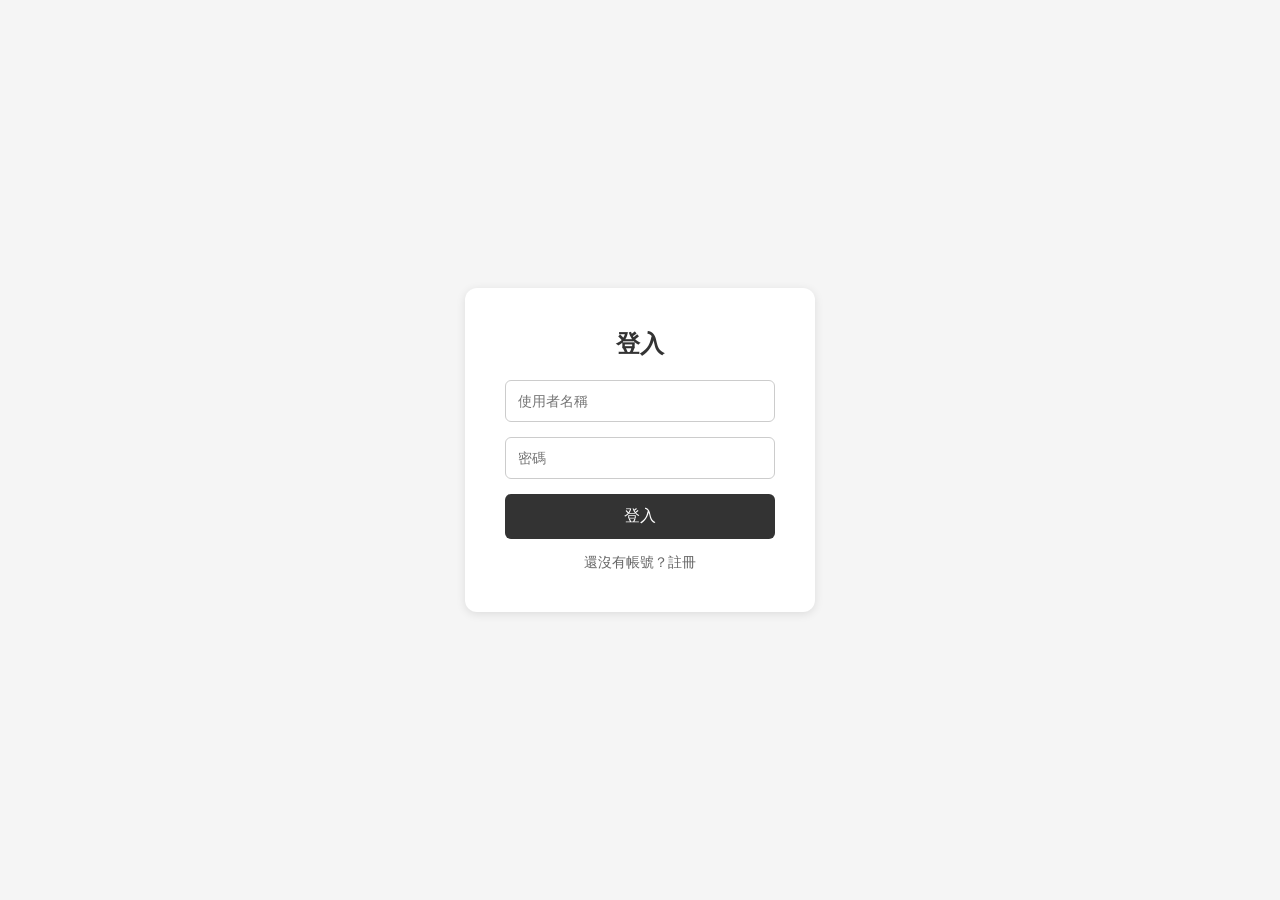
<file: homework/08/chat/public/index.html>
<!DOCTYPE html>
<html lang="zh-TW">
<head>
  <meta charset="UTF-8">
  <meta name="viewport" content="width=device-width, initial-scale=1.0">
  <title>「劇」在一起</title>
  <style>
    * { margin: 0; padding: 0; box-sizing: border-box; }
    body { font-family: "Microsoft JhengHei", " PingFang TC", sans-serif; background: #f5f5f5; }
    
    #auth-screen { display: flex; justify-content: center; align-items: center; min-height: 100vh; }
    .auth-box { background: #ffffff; padding: 40px; border-radius: 12px; box-shadow: 0 2px 10px rgba(0,0,0,0.1); width: 350px; }
    .auth-box h2 { text-align: center; margin-bottom: 20px; color: #333; }
    .auth-box input { width: 100%; padding: 12px; margin-bottom: 15px; border: 1px solid #ccc; border-radius: 6px; font-size: 14px; }
    .auth-box button { width: 100%; padding: 12px; background: #333; color: white; border: none; border-radius: 6px; cursor: pointer; font-size: 16px; }
    .auth-box p { text-align: center; margin-top: 15px; color: #666; cursor: pointer; font-size: 14px; }
    .auth-box .error { color: #d00; text-align: center; margin-bottom: 10px; font-size: 14px; }
    
    #main-screen { display: none; }
    .header { background: #333; color: white; padding: 15px 20px; display: flex; justify-content: space-between; align-items: center; }
    .header h1 { font-size: 24px; font-weight: 500; }
    .logout-btn { background: #555; color: white; padding: 8px 16px; border: none; border-radius: 6px; cursor: pointer; font-size: 14px; }
    
    .main-content { display: flex; gap: 20px; padding: 20px; }
    .sidebar { width: 280px; }
    .sidebar-box { background: white; border-radius: 8px; padding: 15px; margin-bottom: 15px; border: 1px solid #ddd; }
    .sidebar-box h3 { margin-bottom: 12px; padding-bottom: 10px; border-bottom: 1px solid #eee; font-size: 16px; color: #333; }
    .drama-item { padding: 10px; border-bottom: 1px solid #f0f0f0; cursor: pointer; }
    .drama-item:hover { background: #f9f9f9; }
    .drama-item .title { font-weight: 500; color: #333; font-size: 14px; }
    .drama-item .type { font-size: 12px; color: #888; }
    .drama-item .date { font-size: 11px; color: #aaa; }
    
    .content-area { flex: 1; max-width: 800px; }
    .section { display: none; }
    .section.active { display: block; }
    
    .posts-list .post { background: white; border-radius: 8px; padding: 15px; margin-bottom: 15px; border: 1px solid #ddd; }
    .posts-list .post .user { display: flex; align-items: center; margin-bottom: 10px; }
    .posts-list .post .user .avatar { width: 40px; height: 40px; background: #ccc; border-radius: 50%; display: flex; align-items: center; justify-content: center; margin-right: 10px; font-weight: bold; color: #333; cursor: pointer; }
    .posts-list .post .user .name { font-weight: 500; color: #333; cursor: pointer; }
    .posts-list .post .user .time { font-size: 12px; color: #888; }
    .posts-list .post .content { line-height: 1.6; color: #444; margin-bottom: 10px; }
    .posts-list .post .content .drama-tag { background: #333; color: white; padding: 2px 8px; border-radius: 4px; font-size: 12px; margin-right: 5px; }
    .posts-list .post .post-image { max-width: 100%; border-radius: 8px; margin-top: 10px; }
    .posts-list .post .delete-btn { float: right; background: #ccc; border: none; padding: 4px 10px; border-radius: 4px; cursor: pointer; font-size: 12px; color: #333; }
    
    .post-actions { display: flex; gap: 15px; padding: 10px 0; border-top: 1px solid #eee; border-bottom: 1px solid #eee; margin: 10px 0; }
    .post-actions button { background: none; border: none; cursor: pointer; font-size: 14px; color: #666; display: flex; align-items: center; gap: 5px; padding: 5px 10px; border-radius: 4px; }
    .post-actions button:hover { background: #f0f0f0; }
    .post-actions button.liked { color: #e74c3c; }
    
    .comments-section { margin-top: 10px; }
    .comments-section .comment { padding: 8px 0; border-bottom: 1px solid #f0f0f0; font-size: 14px; }
    .comments-section .comment .comment-user { font-weight: 500; color: #333; margin-right: 8px; }
    .comments-section .comment .comment-time { font-size: 12px; color: #888; margin-left: 8px; }
    
    .comment-input { display: flex; gap: 10px; margin-top: 10px; }
    .comment-input input { flex: 1; padding: 8px; border: 1px solid #ccc; border-radius: 20px; font-size: 14px; }
    .comment-input button { padding: 8px 15px; background: #333; color: white; border: none; border-radius: 20px; cursor: pointer; font-size: 14px; }
    
    .profile-header { background: white; border-radius: 8px; padding: 20px; margin-bottom: 20px; border: 1px solid #ddd; position: relative; }
    .profile-header .profile-avatar { width: 80px; height: 80px; background: #ccc; border-radius: 50%; display: flex; align-items: center; justify-content: center; font-size: 36px; font-weight: bold; color: #333; margin: 0 auto 15px; }
    .profile-header .profile-name { text-align: center; font-size: 24px; font-weight: 500; color: #333; }
    .profile-header .profile-intro { text-align: center; color: #888; margin-top: 5px; font-size: 14px; }
    .profile-header .edit-btn { position: absolute; top: 15px; right: 15px; background: #333; color: white; border: none; padding: 8px 15px; border-radius: 6px; cursor: pointer; font-size: 14px; }
    .profile-header .back-btn { position: absolute; top: 15px; left: 15px; background: #eee; border: none; padding: 8px 15px; border-radius: 6px; cursor: pointer; font-size: 14px; display: none; }
    .profile-header .message-btn { position: absolute; top: 15px; right: 15px; background: #333; color: white; border: none; padding: 8px 15px; border-radius: 6px; cursor: pointer; font-size: 14px; display: none; }
    
    .profile-post-box { background: white; border-radius: 8px; padding: 20px; margin-bottom: 20px; border: 1px solid #ddd; }
    .profile-post-box textarea { width: 100%; padding: 12px; border: 1px solid #ccc; border-radius: 8px; resize: none; height: 80px; font-family: inherit; font-size: 14px; }
    .profile-post-box button { margin-top: 10px; padding: 10px 20px; background: #333; color: white; border: none; border-radius: 6px; cursor: pointer; font-size: 14px; }
    
    .edit-modal { display: none; position: fixed; top: 0; left: 0; width: 100%; height: 100%; background: rgba(0,0,0,0.5); z-index: 100; }
    .edit-modal .modal-content { background: white; width: 400px; margin: 100px auto; padding: 20px; border-radius: 12px; }
    .edit-modal h3 { margin-bottom: 15px; color: #333; }
    .edit-modal input, .edit-modal textarea { width: 100%; padding: 10px; margin-bottom: 15px; border: 1px solid #ccc; border-radius: 6px; font-size: 14px; }
    .edit-modal .modal-buttons { display: flex; gap: 10px; justify-content: flex-end; }
    .edit-modal .modal-buttons button { padding: 10px 20px; border: none; border-radius: 6px; cursor: pointer; font-size: 14px; }
    .edit-modal .modal-buttons .save-btn { background: #333; color: white; }
    .edit-modal .modal-buttons .cancel-btn { background: #eee; color: #333; }
    
    .chat-container { display: flex; height: 500px; background: white; border-radius: 8px; overflow: hidden; border: 1px solid #ddd; }
    .chat-list { width: 300px; border-right: 1px solid #eee; }
    .chat-list h3 { padding: 15px; border-bottom: 1px solid #eee; font-size: 16px; color: #333; }
    .chat-item { display: flex; align-items: center; padding: 15px; cursor: pointer; border-bottom: 1px solid #f0f0f0; }
    .chat-item:hover { background: #f9f9f9; }
    .chat-item.active { background: #f0f0f0; }
    .chat-item .avatar { width: 45px; height: 45px; background: #ccc; border-radius: 50%; display: flex; align-items: center; justify-content: center; margin-right: 12px; font-weight: bold; font-size: 18px; color: #333; }
    .chat-item .info { flex: 1; }
    .chat-item .info .name { font-weight: 500; margin-bottom: 4px; color: #333; }
    .chat-item .info .preview { font-size: 13px; color: #888; white-space: nowrap; overflow: hidden; text-overflow: ellipsis; }
    
    .chat-room { flex: 1; display: flex; flex-direction: column; }
    .chat-header { padding: 15px; border-bottom: 1px solid #eee; font-weight: 500; display: flex; align-items: center; color: #333; }
    .chat-header .avatar { width: 35px; height: 35px; background: #ccc; border-radius: 50%; display: flex; align-items: center; justify-content: center; margin-right: 10px; color: #333; }
    .chat-messages { flex: 1; padding: 15px; overflow-y: auto; background: #fafafa; }
    .message { margin-bottom: 15px; display: flex; }
    .message.sent { justify-content: flex-end; }
    .message .bubble { max-width: 70%; padding: 10px 15px; border-radius: 18px; }
    .message.sent .bubble { background: #333; color: white; }
    .message.received .bubble { background: #e0e0e0; color: #333; }
    .message .time { font-size: 11px; color: #888; margin-top: 5px; }
    .message.sent .time { text-align: right; }
    
    .typing-indicator { font-size: 12px; color: #888; padding: 5px 15px; height: 25px; }
    
    .chat-input { padding: 15px; border-top: 1px solid #eee; display: flex; gap: 10px; background: white; }
    .chat-input input { flex: 1; padding: 12px; border: 1px solid #ccc; border-radius: 20px; outline: none; font-size: 14px; }
    .chat-input button { padding: 10px 20px; background: #333; color: white; border: none; border-radius: 20px; cursor: pointer; }
    
    .nav-tabs { display: flex; gap: 10px; margin-bottom: 20px; }
    .nav-tabs button { padding: 10px 20px; background: white; border: 1px solid #ccc; border-radius: 20px; cursor: pointer; font-size: 14px; color: #333; }
    .nav-tabs button.active { background: #333; color: white; border-color: #333; }
  </style>
</head>
<body>
  <div id="auth-screen">
    <div class="auth-box">
      <h2 id="auth-title">登入</h2>
      <div class="error" id="auth-error"></div>
      <input type="text" id="username" placeholder="使用者名稱">
      <input type="password" id="password" placeholder="密碼">
      <input type="text" id="nickname" placeholder="暱稱" style="display:none">
      <button id="auth-btn" onclick="handleAuth()">登入</button>
      <p onclick="toggleAuthMode()" id="auth-toggle">還沒有帳號？註冊</p>
    </div>
  </div>
  
  <div id="main-screen">
    <div class="header">
      <h1>「劇」在一起</h1>
      <div>
        <span id="user-nickname" style="margin-right: 15px;"></span>
        <button class="logout-btn" onclick="logout()">登出</button>
      </div>
    </div>
    <div class="main-content">
      <div class="sidebar">
        <div class="sidebar-box">
          <h3>🔥 近期熱映</h3>
          <div id="drama-list">
            <div class="drama-item">
              <div class="title">別離無恙</div>
              <div class="type">電影</div>
              <div class="date">2026年6月上映</div>
            </div>
            <div class="drama-item">
              <div class="title">玩具總動員5 </div>
              <div class="type">電影</div>
              <div class="date">2026年5月開播</div>
            </div>
            <div class="drama-item">
              <div class="title">名偵探柯南高速公路的墮天使 </div>
              <div class="type">電影</div>
              <div class="date">2026年6月開播</div>
            </div>
            <div class="drama-item">
              <div class="title">驚聲尖笑</div>
              <div class="type">電影</div>
              <div class="date">2026年5月上映</div>
            </div>
            <div class="drama-item">
              <div class="title">欠妳的那場婚禮</div>
              <div class="type">影集</div>
              <div class="date">2026年6月開播</div>
            </div>
            <div class="drama-item">
              <div class="title">魷魚遊戲 第三季</div>
              <div class="type">影集</div>
              <div class="date">2026年6月開播</div>
            </div>
            <div class="drama-item">
              <div class="title">無赦之仇</div>
              <div class="type">影集</div>
              <div class="date">2026年6月開播</div>
            </div>
            <div class="drama-item">
              <div class="title">怪獸8號 第二季</div>
              <div class="type">動漫</div>
              <div class="date">2026年7月開播</div>
            </div>
            <div class="drama-item">
              <div class="title">光逝去的夏天</div>
              <div class="type">影集</div>
              <div class="date">2026年7月開播</div>
            </div>
          </div>
        </div>
      </div>
      <div class="content-area">
        <div class="nav-tabs">
          <button class="active" onclick="showSection('home')">🏠 分享牆</button>
          <button onclick="showSection('profile')">👤 我的主頁</button>
          <button onclick="showSection('messages')">💬 私訊</button>
        </div>
        
        <div id="home-section" class="section active">
          <div class="posts-list" id="posts-list"></div>
        </div>
        
        <div id="profile-section" class="section">
          <div class="profile-header">
            <button class="back-btn" onclick="goBack()" id="profile-back-btn">← 返回分享牆</button>
            <button class="edit-btn" onclick="showEditModal()" id="profile-edit-btn">✏️ 編輯</button>
            <button class="message-btn" onclick="messageUser()" id="profile-message-btn">💬 私訊</button>
            <div class="profile-avatar" id="profile-avatar"></div>
            <div class="profile-name" id="profile-name"></div>
            <div class="profile-intro" id="profile-intro"></div>
          </div>
          <div class="profile-post-box" id="my-post-box">
            <textarea id="my-post-content" placeholder="分享你最近看的劇或電影吧！"></textarea>
            <button onclick="publishMyPost()">發布</button>
          </div>
          <div class="posts-list" id="profile-posts"></div>
        </div>
        
        <div id="messages-section" class="section">
          <div class="chat-container">
            <div class="chat-list">
              <h3>對話列表</h3>
              <div id="conversation-list"></div>
            </div>
            <div class="chat-room" id="chat-room" style="display:none;">
              <div class="chat-header" id="chat-header">
                <div class="avatar" id="chat-avatar"></div>
                <span id="chat-name"></span>
              </div>
              <div class="typing-indicator" id="typing-indicator"></div>
              <div class="chat-messages" id="chat-messages"></div>
              <div class="chat-input">
                <input type="text" id="message-input" placeholder="輸入訊息..." onkeypress="handleEnter(event)" oninput="handleTyping()">
                <button onclick="sendMessage()">傳送</button>
              </div>
            </div>
          </div>
        </div>
      </div>
    </div>
  </div>
  
  <div class="edit-modal" id="edit-modal">
    <div class="modal-content">
      <h3>編輯個人主頁</h3>
      <input type="text" id="edit-nickname" placeholder="暱稱">
      <textarea id="edit-bio" placeholder="個人簡介" rows="3"></textarea>
      <input type="text" id="edit-genre" placeholder="喜歡的類型">
      <div class="modal-buttons">
        <button class="cancel-btn" onclick="closeEditModal()">取消</button>
        <button class="save-btn" onclick="saveProfile()">儲存</button>
      </div>
    </div>
  </div>
  
  <script>
    let currentUser = null;
    let isLogin = true;
    let currentChatUser = null;
    let users = [];
    let typingTimer = null;
    let checkTypingTimer = null;
    let messagePollTimer = null;
    let lastMessageId = 0;
    let allPostsData = [];
    let myPostsData = [];
    let viewingUserId = null;
    let userProfile = { bio: '', favorite_genre: '' };
    
    function saveUser(user) {
      sessionStorage.setItem('social_user', JSON.stringify(user));
    }
    
    function getSavedUser() {
      const saved = sessionStorage.getItem('social_user');
      return saved ? JSON.parse(saved) : null;
    }
    
    function clearSavedUser() {
      sessionStorage.removeItem('social_user');
    }
    
    async function checkSavedLogin() {
      const savedUser = getSavedUser();
      if (savedUser) {
        try {
          const res = await fetch('/api/users');
          const allUsers = await res.json();
          const userExists = allUsers.find(u => u.id === savedUser.id);
          if (userExists) {
            currentUser = savedUser;
            showMainScreen();
            return true;
          }
        } catch(e) {}
      }
      return false;
    }
    
    checkSavedLogin();
    
    function toggleAuthMode() {
      isLogin = !isLogin;
      document.getElementById('auth-title').innerText = isLogin ? '登入' : '註冊';
      document.getElementById('auth-btn').innerText = isLogin ? '登入' : '註冊';
      document.getElementById('auth-toggle').innerText = isLogin ? '還沒有帳號？註冊' : '已有帳號？登入';
      document.getElementById('nickname').style.display = isLogin ? 'none' : 'block';
      document.getElementById('auth-error').innerText = '';
    }
    
    async function handleAuth() {
      const username = document.getElementById('username').value;
      const password = document.getElementById('password').value;
      const nickname = document.getElementById('nickname').value;
      
      if (!username || !password) {
        document.getElementById('auth-error').innerText = '請填寫完整';
        return;
      }
      
      const url = isLogin ? '/api/login' : '/api/register';
      const body = isLogin ? { username, password } : { username, password, nickname };
      
      const res = await fetch(url, {
        method: 'POST',
        headers: { 'Content-Type': 'application/json' },
        body: JSON.stringify(body)
      });
      const data = await res.json();
      
      if (data.success) {
        if (isLogin) {
          currentUser = data.user;
          saveUser(currentUser);
          showMainScreen();
        } else {
          alert('註冊成功，請登入');
          toggleAuthMode();
        }
      } else {
        document.getElementById('auth-error').innerText = data.message;
      }
    }
    
    function showMainScreen() {
      document.getElementById('auth-screen').style.display = 'none';
      document.getElementById('main-screen').style.display = 'block';
      document.getElementById('user-nickname').innerText = currentUser.nickname;
      loadUsers();
      loadAllPosts();
      loadMyProfile();
    }
    
    async function loadUsers() {
      const res = await fetch('/api/users');
      users = await res.json();
    }
    
    async function loadAllPosts() {
      const res = await fetch('/api/all-posts');
      allPostsData = await res.json();
      renderPosts(allPostsData, 'posts-list', false);
    }
    
    function isPostLiked(post) {
      return post.liked_users && post.liked_users.some(u => u.user_id === currentUser.id);
    }
    
    function parseDramaTag(content) {
      const match = content.match(/\[([^\]]+)\]/);
      if (match) {
        return { tag: match[1], text: content.replace(/\[([^\]]+)\]/, '').trim() };
      }
      return { tag: null, text: content };
    }
    
    function renderPosts(posts, containerId, showDelete) {
      const list = document.getElementById(containerId);
      if (posts.length === 0) {
        list.innerHTML = '<div style="text-align:center;color:#888;padding:40px;">尚無貼文</div>';
        return;
      }
      list.innerHTML = posts.map(p => {
        const parsed = parseDramaTag(p.content);
        return `
        <div class="post" data-post-id="${p.id}">
          ${showDelete && p.user_id === currentUser.id ? `<button class="delete-btn" onclick="deletePost(${p.id}, '${containerId}')">刪除</button>` : ''}
          <div class="user">
            <div class="avatar" onclick="viewProfile(${p.user_id})">${p.nickname[0]}</div>
            <div>
              <div class="name" onclick="viewProfile(${p.user_id})">${p.nickname}</div>
              <div class="time">${new Date(p.timestamp).toLocaleString()}</div>
            </div>
          </div>
          <div class="content">
            ${parsed.tag ? `<span class="drama-tag">${parsed.tag}</span>` : ''}
            ${parsed.text}
          </div>
          ${p.image ? `<img class="post-image" src="${p.image}" alt="貼文圖片">` : ''}
          <div class="post-actions">
            <button class="like-btn ${isPostLiked(p) ? 'liked' : ''}" onclick="toggleLike(${p.id})">
              ${isPostLiked(p) ? '❤️' : '🤍'} ${p.likes_count || 0}
            </button>
            <button onclick="showComments(${p.id})">💬 留言</button>
          </div>
          <div class="comments-section" id="comments-${p.id}" style="display:none;"></div>
          <div class="comment-input" id="comment-input-${p.id}" style="display:none;">
            <input type="text" placeholder="寫下留言..." id="comment-text-${p.id}" onkeypress="submitComment(event, ${p.id})">
            <button onclick="addComment(${p.id})">發送</button>
          </div>
        </div>
      `}).join('');
    }
    
    async function toggleLike(postId) {
      const post = allPostsData.find(p => p.id === postId) || myPostsData.find(p => p.id === postId);
      if (!post) return;
      
      const isLiked = isPostLiked(post);
      
      await fetch(isLiked ? '/api/unlike' : '/api/like', {
        method: 'POST',
        headers: { 'Content-Type': 'application/json' },
        body: JSON.stringify({ post_id: postId, user_id: currentUser.id })
      });
      
      loadAllPosts();
      if (viewingUserId === currentUser.id || viewingUserId === null) {
        loadMyProfile();
      }
    }
    
    async function showComments(postId) {
      const section = document.getElementById(`comments-${postId}`);
      const inputSection = document.getElementById(`comment-input-${postId}`);
      
      if (section.style.display === 'none') {
        const res = await fetch(`/api/comments/${postId}`);
        const comments = await res.json();
        
        section.innerHTML = comments.map(c => `
          <div class="comment">
            <span class="comment-user">${c.nickname}</span>
            <span>${c.content}</span>
            <span class="comment-time">${new Date(c.timestamp).toLocaleTimeString()}</span>
          </div>
        `).join('');
        
        if (comments.length === 0) {
          section.innerHTML = '<div class="comment" style="color:#888">尚無留言</div>';
        }
        
        section.style.display = 'block';
        inputSection.style.display = 'flex';
      } else {
        section.style.display = 'none';
        inputSection.style.display = 'none';
      }
    }
    
    async function addComment(postId) {
      const input = document.getElementById(`comment-text-${postId}`);
      const content = input.value.trim();
      if (!content) return;
      
      await fetch('/api/comments', {
        method: 'POST',
        headers: { 'Content-Type': 'application/json' },
        body: JSON.stringify({ post_id: postId, user_id: currentUser.id, content })
      });
      
      input.value = '';
      showComments(postId);
    }
    
    function submitComment(event, postId) {
      if (event.key === 'Enter') addComment(postId);
    }

    async function publishMyPost() {
      const content = document.getElementById('my-post-content').value;
      if (!content.trim()) {
        alert('請輸入內容');
        return;
      }

      try {
        const postRes = await fetch('/api/posts', {
          method: 'POST',
          headers: { 'Content-Type': 'application/json' },
          body: JSON.stringify({ user_id: currentUser.id, content, image: '' })
        });
        const postData = await postRes.json();

        if (!postData.success) {
          alert('貼文發布失敗');
          return;
        }

        document.getElementById('my-post-content').value = '';
        loadMyProfile();
        loadAllPosts();
      } catch (err) {
        console.error('發布失敗:', err);
        alert('貼文發布失敗');
      }
    }
    
    async function deletePost(postId, containerId) {
      if (!confirm('確定要刪除這則貼文嗎？')) return;
      
      await fetch(`/api/posts/${postId}`, {
        method: 'DELETE',
        headers: { 'Content-Type': 'application/json' },
        body: JSON.stringify({ user_id: currentUser.id })
      });
      
      loadAllPosts();
      loadMyProfile();
    }
    
    async function viewProfile(userId) {
      viewingUserId = userId;
      await loadUserProfile(userId);
      showSection('profile');
    }
    
    async function loadUserProfile(userId) {
      const res = await fetch(`/api/user/${userId}`);
      const user = await res.json();
      
      if (!user) return;
      
      document.getElementById('profile-avatar').innerText = user.nickname[0];
      document.getElementById('profile-name').innerText = user.nickname;
      
      const profileRes = await fetch(`/api/profile/${userId}`);
      userProfile = await profileRes.json();
      
      const introText = userProfile.bio || '分享喜歡的劇和電影';
      const genreText = userProfile.favorite_genre ? ` | 喜歡: ${userProfile.favorite_genre}` : '';
      document.getElementById('profile-intro').innerText = introText + genreText;
      
      const backBtn = document.getElementById('profile-back-btn');
      const editBtn = document.getElementById('profile-edit-btn');
      const myPostBox = document.getElementById('my-post-box');
      const msgBtn = document.getElementById('profile-message-btn');
      
      if (userId === currentUser.id) {
        backBtn.style.display = 'none';
        editBtn.style.display = 'block';
        myPostBox.style.display = 'block';
        msgBtn.style.display = 'none';
        viewingUserId = null;
      } else {
        backBtn.style.display = 'block';
        editBtn.style.display = 'none';
        myPostBox.style.display = 'none';
        msgBtn.style.display = 'block';
      }
      
      const postsRes = await fetch(`/api/user-posts/${userId}`);
      myPostsData = await postsRes.json();
      renderPosts(myPostsData, 'profile-posts', userId === currentUser.id);
    }
    
    function showEditModal() {
      document.getElementById('edit-modal').style.display = 'block';
      document.getElementById('edit-nickname').value = currentUser.nickname;
      document.getElementById('edit-bio').value = userProfile.bio || '';
      document.getElementById('edit-genre').value = userProfile.favorite_genre || '';
    }
    
    function closeEditModal() {
      document.getElementById('edit-modal').style.display = 'none';
    }
    
    async function saveProfile() {
      const nickname = document.getElementById('edit-nickname').value;
      const bio = document.getElementById('edit-bio').value;
      const favorite_genre = document.getElementById('edit-genre').value;
      
      currentUser.nickname = nickname;
      saveUser(currentUser);
      
      await fetch('/api/profile', {
        method: 'PUT',
        headers: { 'Content-Type': 'application/json' },
        body: JSON.stringify({ user_id: currentUser.id, bio, favorite_genre })
      });
      
      closeEditModal();
      loadMyProfile();
      document.getElementById('user-nickname').innerText = currentUser.nickname;
    }
    
    function messageUser() {
      if (viewingUserId && viewingUserId !== currentUser.id) {
        const user = users.find(u => u.id === viewingUserId);
        if (user) {
          showSection('messages');
          openChat(viewingUserId, user.nickname);
        }
      }
    }
    
    function goBack() {
      viewingUserId = null;
      loadAllPosts();
      showSection('home');
    }
    
    function loadMyProfile() {
      document.getElementById('profile-avatar').innerText = currentUser.nickname[0];
      document.getElementById('profile-name').innerText = currentUser.nickname;
      document.getElementById('profile-back-btn').style.display = 'none';
      document.getElementById('profile-edit-btn').style.display = 'block';
      document.getElementById('my-post-box').style.display = 'block';
      document.getElementById('profile-message-btn').style.display = 'none';
      viewingUserId = null;
      
      fetch(`/api/profile/${currentUser.id}`)
        .then(res => res.json())
        .then(profile => {
          userProfile = profile;
          const introText = profile.bio || '分享喜歡的劇和電影';
          const genreText = profile.favorite_genre ? ` | 喜歡: ${profile.favorite_genre}` : '';
          document.getElementById('profile-intro').innerText = introText + genreText;
        });
      
      fetch(`/api/user-posts/${currentUser.id}`)
        .then(res => res.json())
        .then(posts => {
          myPostsData = posts;
          renderPosts(posts, 'profile-posts', true);
        });
    }
    
    function showSection(name) {
      document.querySelectorAll('.section').forEach(s => s.classList.remove('active'));
      document.querySelectorAll('.nav-tabs button').forEach(b => b.classList.remove('active'));
      document.getElementById(name + '-section').classList.add('active');
      event.target.classList.add('active');
      
      if (name === 'messages') {
        loadConversations();
        startTypingCheck();
        startMessagePolling();
      } else if (name === 'profile') {
        stopTypingCheck();
        stopMessagePolling();
        if (viewingUserId) {
          loadUserProfile(viewingUserId);
        } else {
          loadMyProfile();
        }
      } else {
        stopTypingCheck();
        stopMessagePolling();
        viewingUserId = null;
      }
    }
    
    async function loadConversations() {
      const res = await fetch(`/api/conversations/${currentUser.id}`);
      const convs = await res.json();
      
      const list = document.getElementById('conversation-list');
      const convsWithNames = convs.map(c => {
        const partner = users.find(u => u.id === c.partner_id);
        return partner ? { ...c, nickname: partner.nickname } : c;
      }).filter(c => c.nickname);
      
      list.innerHTML = convsWithNames.map(c => `
        <div class="chat-item" onclick="openChat(${c.partner_id}, '${c.nickname}')">
          <div class="avatar">${c.nickname[0]}</div>
          <div class="info">
            <div class="name">${c.nickname}</div>
            <div class="preview">${c.last_message || ''}</div>
          </div>
        </div>
      `).join('');
      
      if (convsWithNames.length === 0) {
        list.innerHTML = '<div style="padding:15px;color:#666;text-align:center">暫無對話</div>';
      }
    }
    
    async function openChat(userId, nickname) {
      currentChatUser = { id: userId, nickname };
      document.getElementById('chat-room').style.display = 'flex';
      document.getElementById('chat-name').innerText = nickname;
      document.getElementById('chat-avatar').innerText = nickname[0];
      
      loadMessages();
      loadConversations();
      startTypingCheck();
    }
    
    async function loadMessages() {
      if (!currentChatUser) return;
      const res = await fetch(`/api/messages/${currentUser.id}/${currentChatUser.id}`);
      const msgs = await res.json();
      
      if (msgs.length > 0) {
        lastMessageId = Math.max(...msgs.map(m => m.id));
      }
      
      const container = document.getElementById('chat-messages');
      container.innerHTML = msgs.map(m => `
        <div class="message ${m.sender_id == currentUser.id ? 'sent' : 'received'}">
          <div class="bubble">
            ${m.content}
            <div class="time">${new Date(m.timestamp).toLocaleTimeString()}</div>
          </div>
        </div>
      `).join('');
      
      container.scrollTop = container.scrollHeight;
    }
    
    async function sendMessage() {
      const input = document.getElementById('message-input');
      const content = input.value.trim();
      if (!content || !currentChatUser) return;
      
      await fetch('/api/messages', {
        method: 'POST',
        headers: { 'Content-Type': 'application/json' },
        body: JSON.stringify({
          sender_id: currentUser.id,
          receiver_id: currentChatUser.id,
          content
        })
      });
      
      await fetch('/api/typing', {
        method: 'POST',
        headers: { 'Content-Type': 'application/json' },
        body: JSON.stringify({ sender_id: currentUser.id, receiver_id: currentChatUser.id, is_typing: false })
      });
      
      input.value = '';
      loadMessages();
      loadConversations();
    }
    
    function handleEnter(e) {
      if (e.key === 'Enter') sendMessage();
    }
    
    async function handleTyping() {
      if (!currentChatUser) return;
      
      await fetch('/api/typing', {
        method: 'POST',
        headers: { 'Content-Type': 'application/json' },
        body: JSON.stringify({ sender_id: currentUser.id, receiver_id: currentChatUser.id, is_typing: true })
      });
      
      clearTimeout(typingTimer);
      typingTimer = setTimeout(async () => {
        await fetch('/api/typing', {
          method: 'POST',
          headers: { 'Content-Type': 'application/json' },
          body: JSON.stringify({ sender_id: currentUser.id, receiver_id: currentChatUser.id, is_typing: false })
        });
      }, 2000);
    }
    
    function startTypingCheck() {
      stopTypingCheck();
      checkTypingTimer = setInterval(async () => {
        if (!currentChatUser) return;
        const res = await fetch(`/api/typing/${currentUser.id}/${currentChatUser.id}`);
        const data = await res.json();
        document.getElementById('typing-indicator').innerText = data.is_typing ? '對方正在輸入中...' : '';
      }, 500);
    }
    
    function stopTypingCheck() {
      if (checkTypingTimer) {
        clearInterval(checkTypingTimer);
        checkTypingTimer = null;
      }
    }
    
    function startMessagePolling() {
      stopMessagePolling();
      messagePollTimer = setInterval(async () => {
        if (!currentChatUser) {
          loadConversations();
          return;
        }
        
        const res = await fetch(`/api/latest-messages/${currentUser.id}/${currentChatUser.id}/${lastMessageId}`);
        const newMsgs = await res.json();
        
        if (newMsgs.length > 0) {
          const container = document.getElementById('chat-messages');
          newMsgs.forEach(m => {
            const div = document.createElement('div');
            div.className = `message ${m.sender_id == currentUser.id ? 'sent' : 'received'}`;
            div.innerHTML = `
              <div class="bubble">
                ${m.content}
                <div class="time">${new Date(m.timestamp).toLocaleTimeString()}</div>
              </div>
            `;
            container.appendChild(div);
          });
          
          lastMessageId = Math.max(...newMsgs.map(m => m.id));
          container.scrollTop = container.scrollHeight;
        }
      }, 2000);
    }
    
    function stopMessagePolling() {
      if (messagePollTimer) {
        clearInterval(messagePollTimer);
        messagePollTimer = null;
      }
    }
    
    function logout() {
      clearSavedUser();
      location.reload();
    }
  </script>
</body>
</html>
</file>
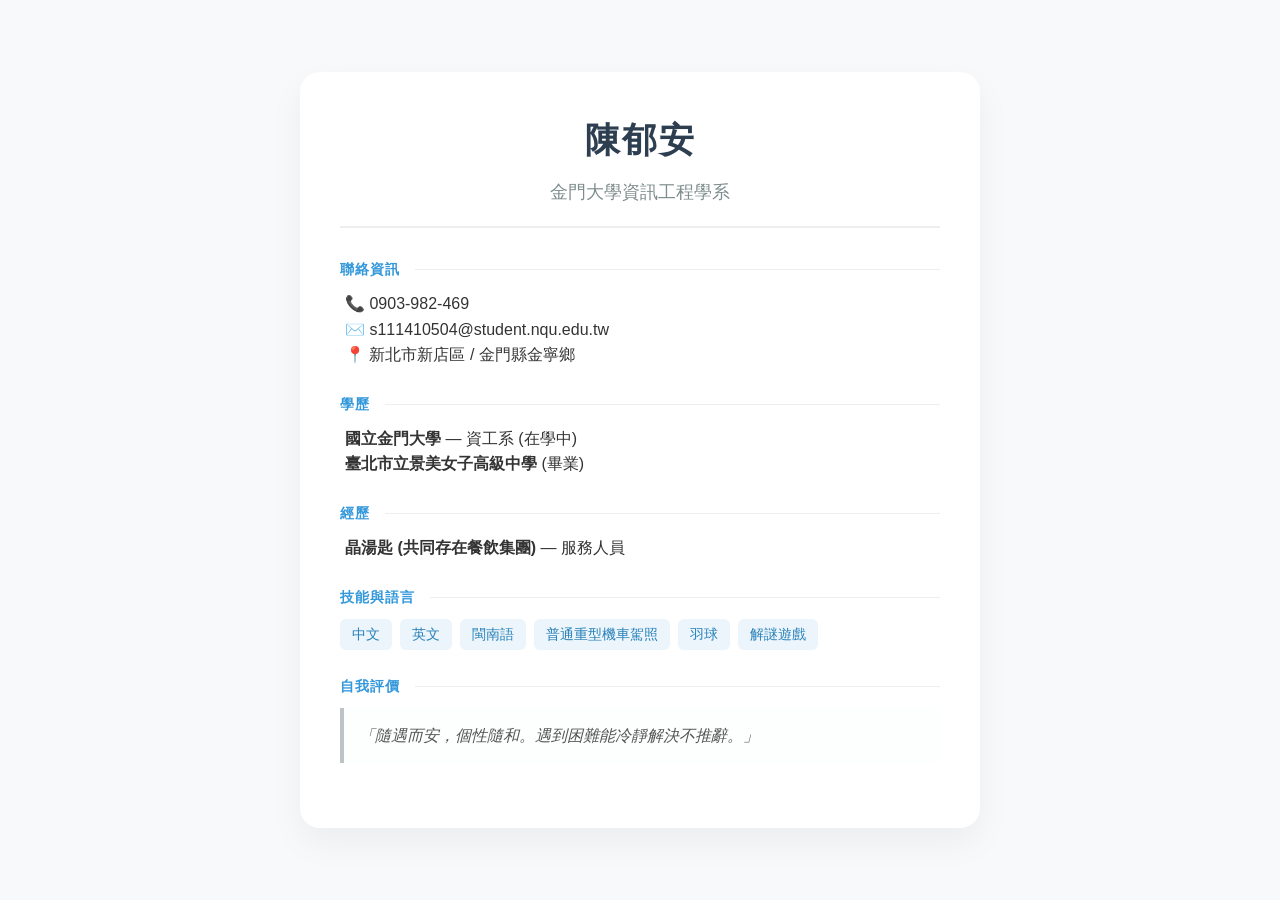
<file: homework/01/aboutme.html>
<!DOCTYPE html>
<html lang="zh-TW">
<head>
    <meta charset="UTF-8">
    <meta name="viewport" content="width=device-width, initial-scale=1.0">
    <title>陳郁安的個人簡介</title>
    <style>
        :root {
            --primary-color: #2c3e50;
            --accent-color: #3498db;
            --bg-color: #f8f9fa;
            --text-color: #333;
        }

        body {
            font-family: "PingFang TC", "Microsoft JhengHei", sans-serif;
            background-color: var(--bg-color);
            color: var(--text-color);
            line-height: 1.6;
            margin: 0;
            display: flex;
            justify-content: center;
            align-items: center;
            min-height: 100vh;
        }

        .resume-card {
            background: white;
            width: 90%;
            max-width: 600px;
            padding: 40px;
            border-radius: 20px;
            box-shadow: 0 15px 35px rgba(0,0,0,0.05);
            margin: 20px;
        }

        .header {
            text-align: center;
            border-bottom: 2px solid #eee;
            padding-bottom: 20px;
            margin-bottom: 30px;
        }

        .header h1 {
            margin: 0;
            font-size: 2.2em;
            letter-spacing: 2px;
            color: var(--primary-color);
        }

        .header p {
            margin: 10px 0 0;
            color: #7f8c8d;
            font-size: 1.1em;
        }

        .section {
            margin-bottom: 25px;
        }

        .section-title {
            font-weight: bold;
            color: var(--accent-color);
            text-transform: uppercase;
            font-size: 0.9em;
            letter-spacing: 1px;
            margin-bottom: 10px;
            display: flex;
            align-items: center;
        }

        .section-title::after {
            content: "";
            flex: 1;
            height: 1px;
            background: #eee;
            margin-left: 15px;
        }

        .info-content {
            padding-left: 5px;
        }

        .tag-container {
            display: flex;
            flex-wrap: wrap;
            gap: 8px;
            margin-top: 5px;
        }

        .tag {
            background: #ebf5fb;
            color: #2980b9;
            padding: 4px 12px;
            border-radius: 6px;
            font-size: 0.9em;
        }

        .quote {
            background: #fdfefe;
            border-left: 4px solid #bdc3c7;
            padding: 15px;
            font-style: italic;
            color: #555;
            margin-top: 10px;
        }

        @media (max-width: 480px) {
            .resume-card { padding: 25px; }
        }
    </style>
</head>
<body>

<div class="resume-card">
    <div class="header">
        <h1>陳郁安</h1>
        <p>金門大學資訊工程學系</p>
    </div>

    <div class="section">
        <div class="section-title">聯絡資訊</div>
        <div class="info-content">
            <div>📞 0903-982-469</div>
            <div>✉️ s111410504@student.nqu.edu.tw</div>
            <div>📍 新北市新店區 / 金門縣金寧鄉</div>
        </div>
    </div>

    <div class="section">
        <div class="section-title">學歷</div>
        <div class="info-content">
            <strong>國立金門大學</strong> — 資工系 (在學中)<br>
            <strong>臺北市立景美女子高級中學</strong> (畢業)
        </div>
    </div>

    <div class="section">
        <div class="section-title">經歷</div>
        <div class="info-content">
            <strong>晶湯匙 (共同存在餐飲集團)</strong> — 服務人員
        </div>
    </div>

    <div class="section">
        <div class="section-title">技能與語言</div>
        <div class="tag-container">
            <span class="tag">中文</span>
            <span class="tag">英文</span>
            <span class="tag">閩南語</span>
            <span class="tag">普通重型機車駕照</span>
            <span class="tag">羽球</span>
            <span class="tag">解謎遊戲</span>
        </div>
    </div>

    <div class="section">
        <div class="section-title">自我評價</div>
        <div class="quote">
            「隨遇而安，個性隨和。遇到困難能冷靜解決不推辭。」
        </div>
    </div>
</div>

</body>
</html>
</file>
<file: homework/site/style.css>
/* ============================================
   網頁設計作業總覽 - 樣式表
   ============================================ */

* {
    margin: 0;
    padding: 0;
    box-sizing: border-box;
}

:root {
    --bg: #0a0a0f;
    --bg-elev: #13131a;
    --bg-card: #1a1a24;
    --bg-code: #0d0d14;
    --border: #2a2a36;
    --border-light: #353548;
    --text: #e8e8f0;
    --text-dim: #9a9aae;
    --text-muted: #6a6a7e;
    --accent: #7c5cff;
    --accent-2: #00d4ff;
    --accent-3: #ff6b9d;
    --accent-4: #ffd166;
    --accent-5: #06d6a0;
    --gradient-1: linear-gradient(135deg, #7c5cff 0%, #00d4ff 100%);
    --gradient-2: linear-gradient(135deg, #ff6b9d 0%, #ffd166 100%);
    --gradient-3: linear-gradient(135deg, #06d6a0 0%, #00d4ff 100%);
    --shadow-sm: 0 2px 8px rgba(0, 0, 0, 0.3);
    --shadow-md: 0 4px 20px rgba(0, 0, 0, 0.4);
    --shadow-lg: 0 10px 40px rgba(0, 0, 0, 0.5);
    --radius: 12px;
    --radius-lg: 20px;
    --sidebar-w: 280px;
}

html {
    scroll-behavior: smooth;
}

body {
    font-family: 'Noto Sans TC', 'Inter', -apple-system, BlinkMacSystemFont, sans-serif;
    background: var(--bg);
    color: var(--text);
    line-height: 1.7;
    overflow-x: hidden;
    -webkit-font-smoothing: antialiased;
}

code, pre {
    font-family: 'JetBrains Mono', 'Consolas', 'Monaco', monospace;
}

/* ============================================
   側邊欄
   ============================================ */
.sidebar {
    position: fixed;
    top: 0;
    left: 0;
    width: var(--sidebar-w);
    height: 100vh;
    background: var(--bg-elev);
    border-right: 1px solid var(--border);
    padding: 32px 24px;
    display: flex;
    flex-direction: column;
    z-index: 100;
    overflow-y: auto;
}

.sidebar-header {
    display: flex;
    align-items: center;
    gap: 12px;
    margin-bottom: 40px;
    padding-bottom: 24px;
    border-bottom: 1px solid var(--border);
}

.logo {
    width: 44px;
    height: 44px;
    background: var(--gradient-1);
    border-radius: 10px;
    display: flex;
    align-items: center;
    justify-content: center;
    font-weight: 800;
    font-size: 18px;
    color: #fff;
    box-shadow: 0 4px 12px rgba(124, 92, 255, 0.4);
}

.logo-text {
    display: flex;
    flex-direction: column;
}

.logo-title {
    font-weight: 700;
    font-size: 16px;
}

.logo-sub {
    font-size: 12px;
    color: var(--text-dim);
}

.nav {
    display: flex;
    flex-direction: column;
    gap: 4px;
    flex: 1;
}

.nav-link {
    display: flex;
    align-items: center;
    gap: 12px;
    padding: 10px 12px;
    color: var(--text-dim);
    text-decoration: none;
    border-radius: 8px;
    transition: all 0.2s ease;
    font-size: 14px;
    border-left: 3px solid transparent;
}

.nav-link:hover {
    background: var(--bg-card);
    color: var(--text);
}

.nav-link.active {
    background: var(--bg-card);
    color: var(--text);
    border-left-color: var(--accent);
}

.nav-num {
    font-family: 'JetBrains Mono', monospace;
    font-size: 11px;
    color: var(--text-muted);
    font-weight: 600;
    min-width: 24px;
    padding: 2px 6px;
    background: var(--bg);
    border-radius: 4px;
    text-align: center;
}

.nav-link.active .nav-num {
    background: var(--accent);
    color: #fff;
}

.nav-text {
    font-weight: 500;
}

.sidebar-footer {
    padding-top: 20px;
    border-top: 1px solid var(--border);
    font-size: 12px;
    color: var(--text);
}

.sidebar-footer p {
    margin: 2px 0;
}

.sidebar-footer .muted {
    color: var(--text-muted);
    font-size: 11px;
}

/* 手機版選單按鈕 */
.menu-toggle {
    display: none;
    position: fixed;
    top: 20px;
    right: 20px;
    z-index: 200;
    width: 44px;
    height: 44px;
    background: var(--bg-elev);
    border: 1px solid var(--border);
    border-radius: 8px;
    cursor: pointer;
    flex-direction: column;
    align-items: center;
    justify-content: center;
    gap: 5px;
}

.menu-toggle span {
    width: 20px;
    height: 2px;
    background: var(--text);
    transition: all 0.3s;
    border-radius: 2px;
}

.menu-toggle.active span:nth-child(1) {
    transform: rotate(45deg) translate(5px, 5px);
}
.menu-toggle.active span:nth-child(2) {
    opacity: 0;
}
.menu-toggle.active span:nth-child(3) {
    transform: rotate(-45deg) translate(5px, -5px);
}

/* ============================================
   主要內容區
   ============================================ */
.main {
    margin-left: var(--sidebar-w);
    min-height: 100vh;
}

/* ============================================
   Hero
   ============================================ */
.hero {
    min-height: 100vh;
    display: flex;
    align-items: center;
    padding: 60px 80px;
    position: relative;
    overflow: hidden;
}

.hero::before {
    content: '';
    position: absolute;
    top: -10%;
    right: -10%;
    width: 600px;
    height: 600px;
    background: radial-gradient(circle, rgba(124, 92, 255, 0.15) 0%, transparent 70%);
    border-radius: 50%;
    z-index: 0;
}

.hero::after {
    content: '';
    position: absolute;
    bottom: -10%;
    left: 20%;
    width: 500px;
    height: 500px;
    background: radial-gradient(circle, rgba(0, 212, 255, 0.1) 0%, transparent 70%);
    border-radius: 50%;
    z-index: 0;
}

.hero-inner {
    position: relative;
    z-index: 1;
    max-width: 900px;
}

.hero-badge {
    display: inline-block;
    padding: 6px 14px;
    background: var(--bg-card);
    border: 1px solid var(--border);
    border-radius: 20px;
    font-size: 12px;
    color: var(--text-dim);
    margin-bottom: 24px;
    font-weight: 500;
}

.hero-title {
    font-size: clamp(36px, 6vw, 64px);
    font-weight: 800;
    line-height: 1.15;
    margin-bottom: 24px;
    letter-spacing: -0.02em;
}

.grad-1 {
    background: var(--gradient-1);
    -webkit-background-clip: text;
    background-clip: text;
    -webkit-text-fill-color: transparent;
}

.grad-2 {
    background: var(--gradient-2);
    -webkit-background-clip: text;
    background-clip: text;
    -webkit-text-fill-color: transparent;
}

.hero-desc {
    font-size: 18px;
    color: var(--text-dim);
    max-width: 700px;
    margin-bottom: 48px;
    line-height: 1.8;
}

.hero-meta {
    display: grid;
    grid-template-columns: repeat(4, 1fr);
    gap: 16px;
    max-width: 700px;
    margin-bottom: 48px;
}

.meta-item {
    background: var(--bg-card);
    border: 1px solid var(--border);
    border-radius: var(--radius);
    padding: 20px;
    text-align: center;
    transition: all 0.3s;
}

.meta-item:hover {
    transform: translateY(-4px);
    border-color: var(--accent);
    box-shadow: 0 8px 24px rgba(124, 92, 255, 0.2);
}

.meta-num {
    display: block;
    font-size: 32px;
    font-weight: 800;
    background: var(--gradient-1);
    -webkit-background-clip: text;
    background-clip: text;
    -webkit-text-fill-color: transparent;
    margin-bottom: 4px;
}

.meta-label {
    display: block;
    font-size: 12px;
    color: var(--text-dim);
}

.hero-path {
    display: flex;
    align-items: center;
    gap: 12px;
    flex-wrap: wrap;
}

.path-step {
    padding: 8px 18px;
    background: var(--bg-card);
    border: 1px solid var(--border);
    border-radius: 8px;
    font-size: 14px;
    font-weight: 500;
    transition: all 0.2s;
}

.path-step:hover {
    border-color: var(--accent);
}

.path-arrow {
    color: var(--text-muted);
    font-size: 18px;
}

/* ============================================
   作業區塊
   ============================================ */
.hw-section {
    padding: 80px 80px;
    border-top: 1px solid var(--border);
    scroll-margin-top: 40px;
}

.hw-section.feature {
    background: linear-gradient(180deg, transparent 0%, rgba(124, 92, 255, 0.03) 100%);
}

.hw-header {
    display: flex;
    align-items: flex-start;
    gap: 24px;
    margin-bottom: 48px;
}

.hw-num {
    font-size: 64px;
    font-weight: 800;
    line-height: 1;
    background: var(--gradient-1);
    -webkit-background-clip: text;
    background-clip: text;
    -webkit-text-fill-color: transparent;
    font-family: 'JetBrains Mono', monospace;
    flex-shrink: 0;
}

.hw-num.big {
    font-size: 80px;
    background: var(--gradient-2);
    -webkit-background-clip: text;
    background-clip: text;
    -webkit-text-fill-color: transparent;
}

.hw-titles {
    flex: 1;
}

.hw-tag {
    display: inline-block;
    padding: 4px 12px;
    border-radius: 6px;
    font-size: 11px;
    font-weight: 700;
    letter-spacing: 0.05em;
    margin-bottom: 12px;
}

.tag-html    { background: rgba(255, 107, 157, 0.15); color: #ff6b9d; border: 1px solid rgba(255, 107, 157, 0.3); }
.tag-js      { background: rgba(255, 209, 102, 0.15); color: #ffd166; border: 1px solid rgba(255, 209, 102, 0.3); }
.tag-node    { background: rgba(6, 214, 160, 0.15); color: #06d6a0; border: 1px solid rgba(6, 214, 160, 0.3); }
.tag-full    { background: rgba(124, 92, 255, 0.15); color: #a78bfa; border: 1px solid rgba(124, 92, 255, 0.3); }

.hw-titles h2 {
    font-size: 36px;
    font-weight: 800;
    margin-bottom: 8px;
    letter-spacing: -0.01em;
}

.hw-sub {
    color: var(--text-dim);
    font-size: 16px;
}

/* 卡片網格 */
.hw-grid {
    display: grid;
    grid-template-columns: repeat(2, 1fr);
    gap: 20px;
    margin-bottom: 32px;
}

.card {
    background: var(--bg-card);
    border: 1px solid var(--border);
    border-radius: var(--radius);
    padding: 24px;
    transition: all 0.3s;
}

.card:hover {
    border-color: var(--border-light);
    transform: translateY(-2px);
    box-shadow: var(--shadow-md);
}

.card.wide {
    grid-column: span 2;
}

.card h3 {
    font-size: 16px;
    font-weight: 700;
    margin-bottom: 12px;
    color: var(--text);
}

.card p {
    color: var(--text-dim);
    font-size: 14px;
    margin-bottom: 12px;
}

.card ul {
    list-style: none;
    padding: 0;
}

.card li {
    color: var(--text-dim);
    font-size: 14px;
    padding: 4px 0 4px 20px;
    position: relative;
}

.card li::before {
    content: '▸';
    position: absolute;
    left: 4px;
    color: var(--accent);
    font-size: 10px;
    top: 8px;
}

.card strong {
    color: var(--text);
    font-weight: 600;
}

.file-list {
    list-style: none;
    padding: 0;
}

.file-list li {
    padding: 6px 0 6px 0 !important;
    font-family: 'JetBrains Mono', monospace;
    font-size: 13px !important;
}

.file-list li::before {
    display: none;
}

.file-list code {
    background: var(--bg);
    padding: 3px 8px;
    border-radius: 4px;
    color: var(--accent-2);
    font-size: 12px;
    border: 1px solid var(--border);
}

.file-list small {
    color: var(--text-muted);
    margin-left: 8px;
    font-family: 'Noto Sans TC', sans-serif;
}

.file-list.two-col {
    display: grid;
    grid-template-columns: repeat(2, 1fr);
    gap: 4px 16px;
}

/* 練習題網格 */
.exercises {
    display: grid;
    grid-template-columns: repeat(2, 1fr);
    gap: 8px;
}

.ex {
    display: flex;
    align-items: center;
    gap: 12px;
    padding: 10px 12px;
    background: var(--bg);
    border: 1px solid var(--border);
    border-radius: 8px;
    transition: all 0.2s;
}

.ex:hover {
    border-color: var(--accent);
    background: var(--bg-card);
}

.ex-num {
    font-family: 'JetBrains Mono', monospace;
    font-size: 12px;
    font-weight: 700;
    color: var(--accent-2);
    min-width: 28px;
    padding: 3px 6px;
    background: var(--bg-card);
    border-radius: 4px;
    text-align: center;
}

.ex div {
    font-size: 13px;
    color: var(--text-dim);
}

.ex strong {
    color: var(--text);
    font-size: 13px;
}

.ex small {
    color: var(--text-muted);
    font-size: 11px;
    font-family: 'JetBrains Mono', monospace;
}

/* 版本演進 */
.versions {
    display: grid;
    grid-template-columns: repeat(4, 1fr);
    gap: 16px;
    margin-bottom: 32px;
}

.version {
    background: var(--bg-card);
    border: 1px solid var(--border);
    border-radius: var(--radius);
    padding: 20px;
    position: relative;
    transition: all 0.3s;
}

.version:hover {
    transform: translateY(-4px);
    border-color: var(--accent);
    box-shadow: var(--shadow-md);
}

.version-num {
    position: absolute;
    top: 12px;
    right: 12px;
    font-size: 10px;
    font-weight: 700;
    color: var(--accent);
    background: rgba(124, 92, 255, 0.1);
    padding: 2px 8px;
    border-radius: 4px;
    font-family: 'JetBrains Mono', monospace;
}

.version h4 {
    font-size: 14px;
    font-weight: 700;
    color: var(--accent-2);
    margin-bottom: 6px;
    font-family: 'JetBrains Mono', monospace;
}

.version p {
    font-size: 12px;
    color: var(--text-dim);
    line-height: 1.5;
}

/* 區塊標題 */
.block-title {
    font-size: 20px;
    font-weight: 700;
    margin: 32px 0 16px;
    color: var(--text);
}

/* 程式碼區塊 */
.code-block {
    background: var(--bg-code);
    border: 1px solid var(--border);
    border-radius: var(--radius);
    overflow: hidden;
    margin-bottom: 20px;
}

.code-head {
    display: flex;
    justify-content: space-between;
    align-items: center;
    padding: 12px 20px;
    background: var(--bg-elev);
    border-bottom: 1px solid var(--border);
    font-size: 13px;
    color: var(--text-dim);
}

.code-lang {
    font-family: 'JetBrains Mono', monospace;
    font-size: 11px;
    color: var(--accent);
    background: rgba(124, 92, 255, 0.1);
    padding: 2px 10px;
    border-radius: 4px;
}

.code-block pre {
    padding: 20px;
    overflow-x: auto;
    font-size: 13px;
    line-height: 1.7;
    color: #d4d4dc;
}

.code-block code {
    color: #d4d4dc;
    white-space: pre;
}

.code-output {
    padding: 10px 20px;
    background: rgba(6, 214, 160, 0.05);
    border-top: 1px solid var(--border);
    font-size: 12px;
    color: var(--text-dim);
    font-family: 'JetBrains Mono', monospace;
}

.code-output code {
    background: var(--bg);
    color: var(--accent-5);
    padding: 2px 8px;
    border-radius: 3px;
    margin: 0 2px;
    font-size: 11px;
    border: 1px solid var(--border);
}

/* Tabs */
.tabs {
    display: flex;
    gap: 8px;
    margin-bottom: 32px;
    border-bottom: 1px solid var(--border);
    flex-wrap: wrap;
}

.tab {
    padding: 12px 20px;
    background: transparent;
    border: none;
    border-bottom: 3px solid transparent;
    color: var(--text-dim);
    font-size: 14px;
    font-weight: 600;
    cursor: pointer;
    transition: all 0.2s;
    font-family: inherit;
}

.tab:hover {
    color: var(--text);
    background: var(--bg-card);
}

.tab.active {
    color: var(--accent);
    border-bottom-color: var(--accent);
    background: var(--bg-card);
}

.tab-content {
    display: none;
}

.tab-content.active {
    display: block;
    animation: fadeIn 0.4s ease;
}

@keyframes fadeIn {
    from { opacity: 0; transform: translateY(8px); }
    to { opacity: 1; transform: translateY(0); }
}

/* 終端機樣式 */
.terminal {
    background: #000;
    border: 1px solid var(--border);
    border-radius: var(--radius);
    overflow: hidden;
    margin: 20px 0;
}

.terminal-head {
    display: flex;
    align-items: center;
    gap: 8px;
    padding: 10px 16px;
    background: #1a1a1a;
    border-bottom: 1px solid var(--border);
}

.dot {
    width: 11px;
    height: 11px;
    border-radius: 50%;
}

.dot.red    { background: #ff5f57; }
.dot.yellow { background: #febc2e; }
.dot.green  { background: #28c840; }

.terminal-title {
    margin-left: auto;
    font-size: 12px;
    color: var(--text-dim);
    font-family: 'JetBrains Mono', monospace;
}

.terminal pre {
    padding: 16px 20px;
    font-size: 13px;
    color: #00d4ff;
    line-height: 1.6;
}

.terminal code {
    color: #00d4ff;
}

/* API 端點 */
.api-grid {
    display: grid;
    grid-template-columns: repeat(auto-fill, minmax(220px, 1fr));
    gap: 8px;
    margin-bottom: 24px;
}

.api-grid code {
    background: var(--bg-code);
    border: 1px solid var(--border);
    padding: 8px 12px;
    border-radius: 6px;
    font-size: 12px;
    color: var(--accent-2);
    display: block;
    transition: all 0.2s;
}

.api-grid code:hover {
    border-color: var(--accent);
    background: var(--bg-card);
}

/* 連結盒 */
.link-box {
    display: flex;
    align-items: center;
    gap: 12px;
    padding: 14px 20px;
    background: var(--bg-card);
    border: 1px solid var(--border);
    border-radius: var(--radius);
    margin: 20px 0;
    font-size: 14px;
    flex-wrap: wrap;
}

.link-box span {
    color: var(--text-dim);
    font-weight: 500;
}

.link-box a {
    color: var(--accent-2);
    text-decoration: none;
    word-break: break-all;
    transition: color 0.2s;
}

.link-box a:hover {
    color: var(--accent);
    text-decoration: underline;
}

/* 學習收穫盒 */
.learn-box {
    background: linear-gradient(135deg, rgba(124, 92, 255, 0.08) 0%, rgba(0, 212, 255, 0.05) 100%);
    border: 1px solid rgba(124, 92, 255, 0.2);
    border-left: 4px solid var(--accent);
    border-radius: var(--radius);
    padding: 16px 20px;
    margin-top: 24px;
    color: var(--text-dim);
    font-size: 14px;
    line-height: 1.7;
}

.learn-box strong {
    color: var(--text);
    font-weight: 700;
}

/* 心得區塊 */
.reflection {
    background: var(--bg-card);
    border: 1px solid var(--border);
    border-radius: var(--radius);
    padding: 28px;
    margin: 24px 0;
}

.reflection h3 {
    font-size: 18px;
    margin-bottom: 16px;
    font-weight: 700;
}

.reflection blockquote {
    color: var(--text-dim);
    font-size: 15px;
    line-height: 1.9;
    font-style: italic;
    border-left: 3px solid var(--accent-3);
    padding-left: 20px;
    margin: 0;
}

.reflection strong {
    color: var(--accent-3);
    font-weight: 600;
    font-style: normal;
}

/* Footer */
.site-footer {
    padding: 40px 80px;
    border-top: 1px solid var(--border);
    text-align: center;
    color: var(--text-dim);
    font-size: 13px;
}

.site-footer p {
    margin: 4px 0;
}

.site-footer .muted {
    color: var(--text-muted);
    font-size: 12px;
}

/* ============================================
   響應式
   ============================================ */
@media (max-width: 1024px) {
    :root { --sidebar-w: 240px; }
    .hero { padding: 60px 48px; }
    .hw-section { padding: 60px 48px; }
    .site-footer { padding: 40px 48px; }
    .versions { grid-template-columns: repeat(2, 1fr); }
}

@media (max-width: 768px) {
    .sidebar {
        transform: translateX(-100%);
        transition: transform 0.3s ease;
    }
    .sidebar.open {
        transform: translateX(0);
    }
    .menu-toggle {
        display: flex;
    }
    .main {
        margin-left: 0;
    }
    .hero {
        padding: 80px 24px 40px;
        min-height: auto;
    }
    .hero-title { font-size: 36px; }
    .hero-desc { font-size: 16px; }
    .hero-meta {
        grid-template-columns: repeat(2, 1fr);
    }
    .hw-section { padding: 60px 24px; }
    .hw-header { flex-direction: column; gap: 12px; }
    .hw-num { font-size: 48px; }
    .hw-num.big { font-size: 56px; }
    .hw-titles h2 { font-size: 26px; }
    .hw-grid {
        grid-template-columns: 1fr;
    }
    .card.wide {
        grid-column: span 1;
    }
    .exercises {
        grid-template-columns: 1fr;
    }
    .versions {
        grid-template-columns: 1fr;
    }
    .file-list.two-col {
        grid-template-columns: 1fr;
    }
    .site-footer { padding: 32px 24px; }
    .api-grid {
        grid-template-columns: 1fr;
    }
    .hero::before, .hero::after {
        display: none;
    }
}

/* 滾動條美化 */
::-webkit-scrollbar {
    width: 10px;
    height: 10px;
}

::-webkit-scrollbar-track {
    background: var(--bg);
}

::-webkit-scrollbar-thumb {
    background: var(--border-light);
    border-radius: 5px;
}

::-webkit-scrollbar-thumb:hover {
    background: var(--accent);
}

/* 選取文字顏色 */
::selection {
    background: var(--accent);
    color: #fff;
}
</file>
